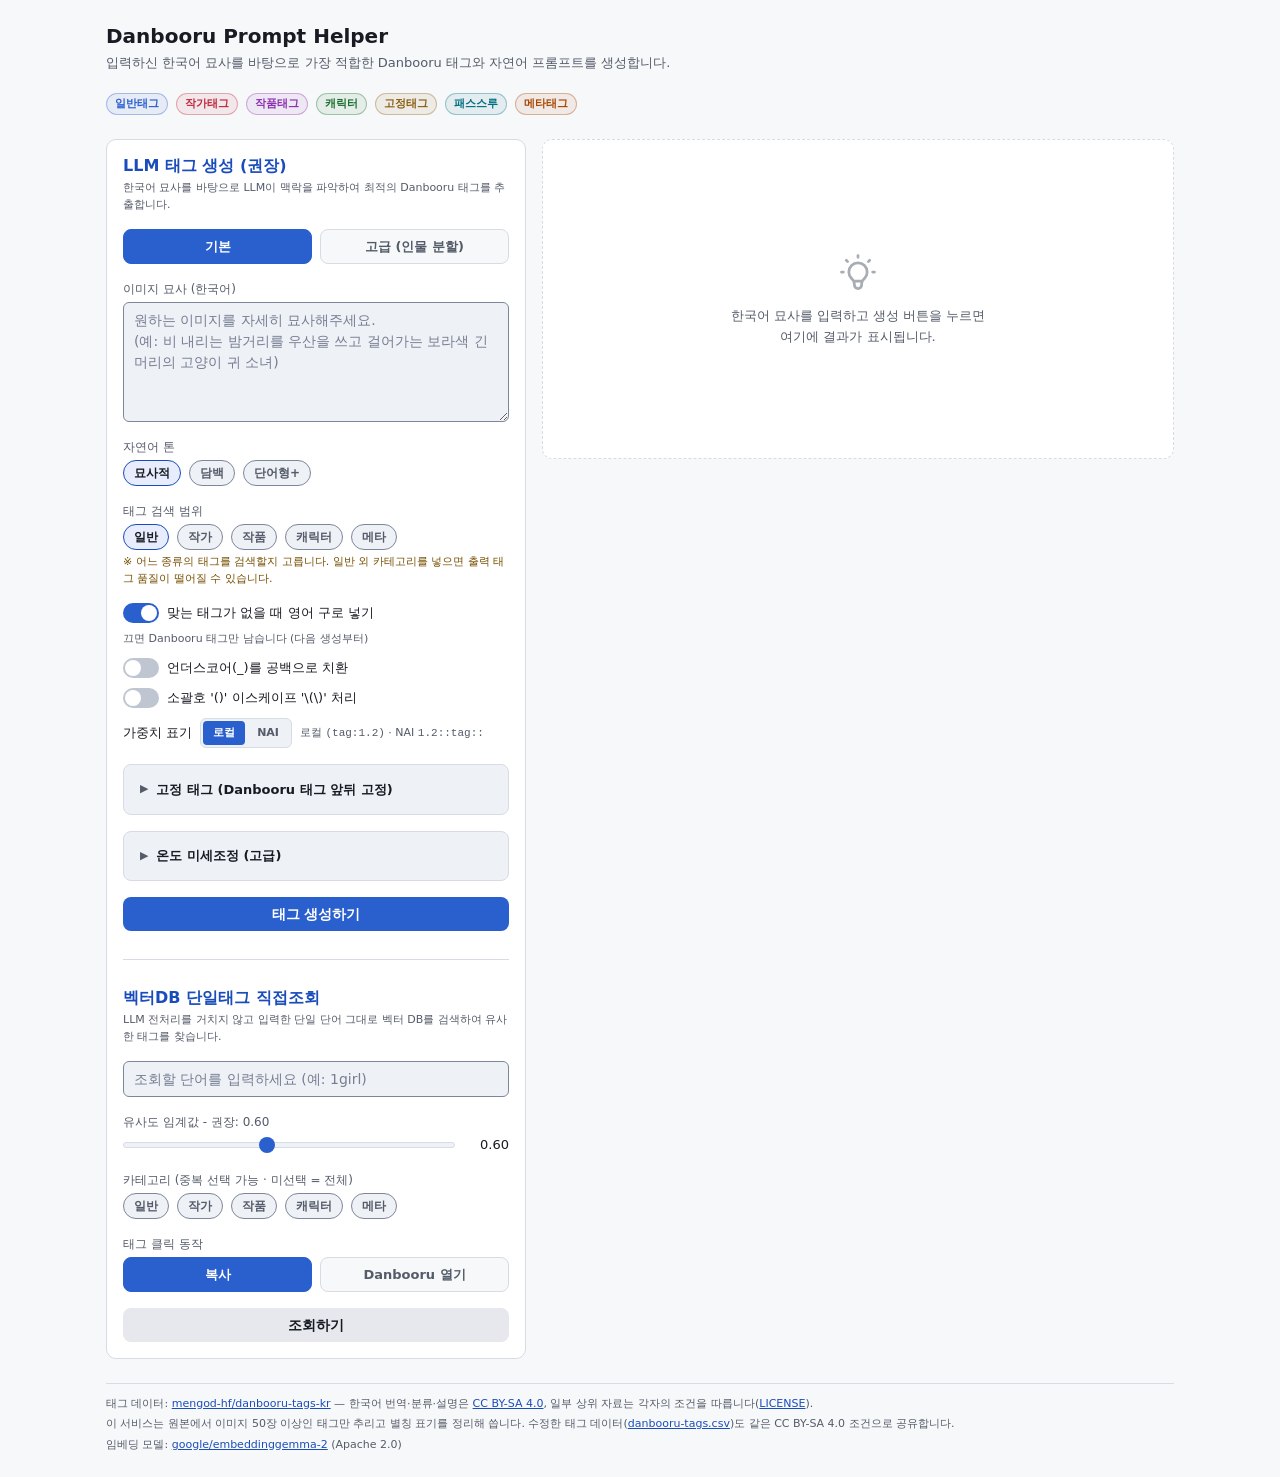
<file: index.html>
<!DOCTYPE html>
<html lang="ko">
  <head>
    <meta charset="UTF-8" />
    <meta name="viewport" content="width=device-width, initial-scale=1.0" />
    <title>Danbooru Prompt Helper</title>
    <!-- tokens.css(bundle.mjs 생성)·base.css(복사)는 design-tokens 저장소 파일 그대로 — 직접 고치지 않는다.
         이 앱의 결정은 app-tokens.css(앱 3층)에, 화면 스타일은 layout·controls·results·report.css 에 있다. -->
    <link rel="stylesheet" href="/web/css/tokens.css" />
    <link rel="stylesheet" href="/web/css/base.css" />
    <link rel="stylesheet" href="/web/css/app-tokens.css" />
    <link rel="stylesheet" href="/web/css/layout.css" />
    <link rel="stylesheet" href="/web/css/controls.css" />
    <link rel="stylesheet" href="/web/css/results.css" />
    <link rel="stylesheet" href="/web/css/report.css" />
    <script type="module" src="/web/js/main.js"></script>
  </head>
  <body>
    <div class="wrap">
      <header class="header">
        <h1>Danbooru Prompt Helper</h1>
        <p class="subtitle">
          입력하신 한국어 묘사를 바탕으로 가장 적합한 Danbooru 태그와 자연어 프롬프트를 생성합니다.
        </p>
        <div class="legend">
          <span class="tag tag-cat-0">일반태그</span>
          <span class="tag tag-cat-1">작가태그</span>
          <span class="tag tag-cat-3">작품태그</span>
          <span class="tag tag-cat-4">캐릭터</span>
          <span class="tag fixed-badge">고정태그</span>
          <span class="tag passthrough-badge">패스스루</span>
          <span class="tag tag-cat-5">메타태그</span>
        </div>
      </header>

      <div class="main-grid">
        <!-- 왼쪽 패널: 입력부 -->
        <div class="panel input-panel">
          <div class="section-head">
            <h2 class="section-title">LLM 태그 생성 (권장)</h2>
            <p class="help">한국어 묘사를 바탕으로 LLM이 맥락을 파악하여 최적의 Danbooru 태그를 추출합니다.</p>
          </div>

          <!-- 1. 모드 토글: 기본 / 고급(인물 분할) -->
          <div id="mode_toggle" class="toggle-row">
            <button type="button" id="mode_basic_btn" class="mode-btn active">기본</button>
            <button type="button" id="mode_split_btn" class="mode-btn">고급 (인물 분할)</button>
          </div>

          <!-- 2. 입력칸 (최상단) -->
          <div id="basic_input" class="field">
            <label for="prompt">이미지 묘사 (한국어)</label>
            <textarea
              id="prompt"
              placeholder="원하는 이미지를 자세히 묘사해주세요.&#10;(예: 비 내리는 밤거리를 우산을 쓰고 걸어가는 보라색 긴 머리의 고양이 귀 소녀)"
            ></textarea>
          </div>

          <div id="split_input" class="stack" hidden>
            <p class="help-lead">
              인물마다 칸을 나눠 입력합니다.<br />
              다인물 장면에서 인물이 섞이는 걸 막고, 캐릭터 이름을 살린 자연어 프롬프트를 만듭니다.<br />
              <span class="text-soft">작품명·캐릭터명은 비워도 됩니다 (묘사만 입력 가능).</span>
            </p>
            <div id="char_blocks" class="stack"></div>
            <button type="button" class="add-char-btn" id="add_char_btn">+ 인물 추가</button>
            <div class="char-block char-block-bg field">
              <label class="cb-label" for="bg_desc">배경 / 공통 요소 (한국어)</label>
              <textarea id="bg_desc" class="cb-textarea" rows="2"
                placeholder="예: 비 내리는 밤거리, 네온사인, 벚꽃잎 흩날림"></textarea>
            </div>
          </div>

          <!-- 3. 자연어 톤 (전면 노출) -->
          <div class="field">
            <span class="field-label">자연어 톤</span>
            <div class="chip-group" id="nl_tone_group">
              <button type="button" class="tone-btn active" data-tone="rich" data-temp="0.4">묘사적</button>
              <button type="button" class="tone-btn" data-tone="plain" data-temp="0.35">담백</button>
              <button type="button" class="tone-btn" data-tone="phrase" data-temp="0.25">단어형+</button>
            </div>
          </div>

          <!-- 4. 태그 검색 범위 (기본 모드 전용 — 고급 모드는 4-step 본선/cat3·4 검색 사용) -->
          <div id="search_range_section" class="field">
            <span class="field-label">태그 검색 범위</span>
            <div id="search_pool_categories" class="chip-group">
              <button type="button" class="cat-toggle active" data-pool="0">일반</button>
              <button type="button" class="cat-toggle" data-pool="1">작가</button>
              <button type="button" class="cat-toggle" data-pool="3">작품</button>
              <button type="button" class="cat-toggle" data-pool="4">캐릭터</button>
              <button type="button" class="cat-toggle" data-pool="5">메타</button>
            </div>
            <p class="help text-warning">
              ※ 어느 종류의 태그를 검색할지 고릅니다. 일반 외 카테고리를 넣으면 출력 태그 품질이 떨어질 수 있습니다.
            </p>
          </div>

          <!-- 5. 출력 형식 옵션 -->
          <div class="option-list">
            <div class="checkbox-container">
              <input type="checkbox" class="switch" id="include_phrases" checked />
              <label for="include_phrases">맞는 태그가 없을 때 영어 구로 넣기</label>
              <span class="help">끄면 Danbooru 태그만 남습니다 (다음 생성부터)</span>
            </div>
            <div class="checkbox-container">
              <input type="checkbox" class="switch" id="replace_underscores" />
              <label for="replace_underscores">언더스코어(_)를 공백으로 치환</label>
            </div>
            <div class="checkbox-container">
              <input type="checkbox" class="switch" id="escape_parentheses" />
              <label for="escape_parentheses">소괄호 '()' 이스케이프 '\(\)' 처리</label>
            </div>
            <div class="checkbox-container">
              <span class="option-label">가중치 표기</span>
              <span class="seg" id="weight_syntax_group">
                <button type="button" class="seg-btn active" data-syntax="local">로컬</button>
                <button type="button" class="seg-btn" data-syntax="nai">NAI</button>
              </span>
              <span class="help">로컬 <code>(tag:1.2)</code> · NAI <code>1.2::tag::</code></span>
            </div>
          </div>

          <!-- 6. 접이식 설정: 고정 태그 + 온도 미세조정 (입력 아래) -->
          <details class="advanced-settings">
            <summary>고정 태그 (Danbooru 태그 앞뒤 고정)</summary>
            <div class="settings-content">
              <p class="help-lead">
                LLM·DB를 거치지 않고 결과 태그 앞(퀄리티)·뒤(작가)에 그대로 붙습니다.<br />
                쉼표로 구분해 여러 개 입력할 수 있습니다.<br />
                <span class="text-warning">※ 고정 태그는 언더스코어 치환·괄호 이스케이프가 적용되지 않고 입력 그대로 출력됩니다.</span>
              </p>
              <div class="fixed-group">
                <div class="fixed-head">
                  <span class="ft-title">퀄리티 태그</span>
                  <span class="ft-ctl-label">위치</span>
                  <span class="seg" id="quality_pos_group">
                    <button type="button" class="seg-btn active" data-pos="front">맨앞</button>
                    <button type="button" class="seg-btn" data-pos="back">맨뒤</button>
                  </span>
                </div>
                <input type="text" id="fixed_quality" class="cb-input"
                  placeholder="예: masterpiece, best quality, amazing quality" />
                <div class="tag-list" id="quality_badges"></div>
              </div>
              <div class="fixed-group">
                <div class="fixed-head">
                  <span class="ft-title">작가 태그</span>
                  <span class="ft-ctl-label">위치</span>
                  <span class="seg" id="artist_pos_group">
                    <button type="button" class="seg-btn" data-pos="front">맨앞</button>
                    <button type="button" class="seg-btn active" data-pos="back">맨뒤</button>
                  </span>
                  <span class="ft-ctl-label">접두사</span>
                  <span class="seg" id="artist_prefix_group">
                    <button type="button" class="seg-btn active" data-prefix="">없음</button>
                    <button type="button" class="seg-btn" data-prefix="@">@</button>
                    <button type="button" class="seg-btn" data-prefix="artist:">artist:</button>
                  </span>
                </div>
                <div id="artist_rows" class="stack-sm"></div>
                <button type="button" class="add-char-btn" id="add_artist_btn">+ 작가 추가</button>
              </div>
              <div class="fixed-head">
                <span class="ft-ctl-label">두 태그가 같은 위치일 때 순서</span>
                <span class="seg" id="fixed_priority_group">
                  <button type="button" class="seg-btn active" data-priority="quality">퀄리티 먼저</button>
                  <button type="button" class="seg-btn" data-priority="artist">작가 먼저</button>
                </span>
              </div>
            </div>
          </details>

          <details class="advanced-settings">
            <summary>온도 미세조정 (고급)</summary>
            <div class="settings-content">
              <div class="section-head">
                <h3 class="sub-title">자연어 생성기 온도 (Temperature)</h3>
                <p class="help">
                  낮을수록 기계적으로 변수 없이 주어진 일을 하고, 높을수록 창의성이 늘어납니다.<br/>
                  (너무 높으면 미친 소리를 하기 시작합니다.) 태그 분해·선택 단계는 항상 0으로 고정됩니다.
                </p>
              </div>

              <div class="field">
                <label for="nl_temp">온도 (톤별 권장: 묘사적 0.4 · 담백 0.35 · 단어형+ 0.25)</label>
                <div class="slider-group">
                  <input type="range" id="nl_temp" min="0.0" max="1.5" step="0.1" value="0.4" />
                  <span class="val-display" id="nl_temp_val">0.4</span>
                </div>
                <p class="help">
                  자연어 프롬프트를 얼마나 창의적이고 다채롭게 묘사할지 결정합니다.<br/>
                  낮추면 딱딱해지고 높이면 풍부해지지만, 과하면 묘사가 엇나갈 수 있습니다.<br/>
                  <span class="text-soft">위에서 톤을 고르면 이 값이 권장값으로 맞춰집니다.</span>
                </p>
              </div>
            </div>
          </details>

          <button type="button" class="btn-generate" id="generate_btn">
            <span>태그 생성하기</span>
            <div class="spinner" id="spinner" hidden></div>
          </button>

          <div class="error-msg" id="error_msg" hidden></div>

          <hr class="divider divider-section" />

          <!-- 벡터DB 단일태그 직접조회 -->
          <section class="direct-section">
            <div class="section-head">
              <h2 class="section-title">벡터DB 단일태그 직접조회</h2>
              <p class="help">LLM 전처리를 거치지 않고 입력한 단일 단어 그대로 벡터 DB를 검색하여 유사한 태그를 찾습니다.</p>
            </div>
            <input type="text" id="direct_query" placeholder="조회할 단어를 입력하세요 (예: 1girl)" />

            <div class="field">
              <label for="direct_threshold">유사도 임계값 - 권장: 0.60</label>
              <div class="slider-group">
                <input type="range" id="direct_threshold" min="0.3" max="1.0" step="0.01" value="0.60" />
                <span class="val-display" id="direct_threshold_val">0.60</span>
              </div>
            </div>

            <div class="field">
              <span class="cb-label">카테고리 (중복 선택 가능 · 미선택 = 전체)</span>
              <div id="direct_categories" class="chip-group">
                <button type="button" class="cat-toggle" data-cat="0">일반</button>
                <button type="button" class="cat-toggle" data-cat="1">작가</button>
                <button type="button" class="cat-toggle" data-cat="3">작품</button>
                <button type="button" class="cat-toggle" data-cat="4">캐릭터</button>
                <button type="button" class="cat-toggle" data-cat="5">메타</button>
              </div>
            </div>

            <div class="field">
              <span class="cb-label">태그 클릭 동작</span>
              <div id="direct_click_mode" class="toggle-row">
                <button type="button" class="mode-btn active" data-clickmode="copy">복사</button>
                <button type="button" class="mode-btn" data-clickmode="danbooru">Danbooru 열기</button>
              </div>
            </div>

            <button type="button" class="btn-generate btn-secondary" id="direct_search_btn">
              <span>조회하기</span>
              <div class="spinner" id="direct_spinner" hidden></div>
            </button>

            <div class="error-msg" id="direct_error_msg" hidden></div>

            <div class="tag-list" id="res_direct_db" hidden></div>
          </section>
        </div>

        <!-- 오른쪽 패널: 결과부 -->
        <div id="result_panel">
          <div id="empty_state" class="empty-state">
            <svg
              xmlns="http://www.w3.org/2000/svg"
              fill="none"
              viewBox="0 0 24 24"
              stroke="currentColor"
            >
              <path
                stroke-linecap="round"
                stroke-linejoin="round"
                stroke-width="1.5"
                d="M9.663 17h4.673M12 3v1m6.364 1.636l-.707.707M21 12h-1M4 12H3m3.343-5.657l-.707-.707m2.828 9.9a5 5 0 117.072 0l-.548.547A3.374 3.374 0 0014 18.469V19a2 2 0 11-4 0v-.531c0-.895-.356-1.754-.988-2.386l-.548-.547z"
              />
            </svg>
            <p>
              한국어 묘사를 입력하고 생성 버튼을 누르면<br />여기에 결과가
              표시됩니다.
            </p>
            <p id="queue_msg" class="queue-msg" hidden></p>
          </div>

          <div class="results-container" id="results_container" hidden>
            <!-- Danbooru태그 박스 (핵심 결과, 최상단) -->
            <div class="result-box" id="final_prompt_box">
              <h3>Danbooru태그</h3>
              <button type="button" class="copy-btn" data-copy="res_final_prompt">복사하기</button>
              <div class="ac-wrap">
                <textarea
                  id="final_prompt_edit"
                  class="final-edit"
                  rows="3"
                  placeholder="Danbooru 태그 (쉼표로 구분). 직접 수정하면 아래 뱃지에 반영됩니다. (고정태그 제외)"
                  autocomplete="off"
                ></textarea>
                <div id="ac_dropdown" class="ac-dropdown"></div>
              </div>
              <div class="tag-list final-tags" id="res_final_prompt"></div>
            </div>

            <!-- 인물 그리드 (분할 모드 전용) -->
            <div class="result-box" id="char_grid_box" hidden>
              <h3>인물 구성</h3>
              <div id="res_char_grid" class="char-grid"></div>
            </div>

            <!-- 자연어 프롬프트 박스 (보조용) -->
            <div class="result-box" id="nl_prompt_box">
              <h3>자연어 프롬프트 (보조용)</h3>
              <button type="button" class="copy-btn" data-copy="res_nl_prompt">복사하기</button>
              <div class="final-prompt" id="res_nl_prompt"></div>
              <div id="unmatched_note" hidden></div>
              <button type="button" class="btn-generate btn-secondary btn-compact" id="copy_all_btn">
                모두 복사하기 (단보루 태그 + 자연어)
              </button>
            </div>

            <!-- 키워드 박스 -->
            <div class="result-box" id="keywords_box">
              <h3>추출된 핵심 키워드</h3>
              <div class="keyword-group">
                <div class="keyword-label">한국어</div>
                <div class="tag-list" id="res_keywords_ko"></div>
              </div>
              <hr class="divider" />
              <div class="keyword-group">
                <div class="keyword-label">영어 (번역)</div>
                <div class="tag-list" id="res_keywords_en"></div>
              </div>
            </div>
          </div>

          <!-- 방금 끝난 생성 1건의 리포트 열기 (생성이 끝나야 보인다. 새로고침·재생성 시 사라짐) -->
          <div class="report-bar" id="report_bar" hidden>
            <button type="button" class="btn-generate btn-secondary btn-compact" id="report_open_btn">
              생성 리포트 보기
            </button>
            <p class="help">입력이 어떤 조각으로 나뉘고 어떤 후보에서 태그가 골라졌는지 보여줍니다. 새로고침하거나 다시 생성하면 사라집니다.</p>
          </div>
        </div>
      </div>

      <!-- 데이터 출처·라이선스 표시 (태그 데이터는 CC BY-SA 4.0: 출처·변경 표시와 동일 조건 공유가 필요) -->
      <footer class="site-footer">
        <p>
          태그 데이터:
          <a href="https://huggingface.co/datasets/mengod-hf/danbooru-tags-kr" target="_blank" rel="noopener">mengod-hf/danbooru-tags-kr</a>
          — 한국어 번역·분류·설명은
          <a href="https://creativecommons.org/licenses/by-sa/4.0/deed.ko" target="_blank" rel="noopener">CC BY-SA 4.0</a>,
          일부 상위 자료는 각자의 조건을 따릅니다(<a href="https://huggingface.co/datasets/mengod-hf/danbooru-tags-kr/blob/main/LICENSE" target="_blank" rel="noopener">LICENSE</a>).
        </p>
        <p>
          이 서비스는 원본에서 이미지 50장 이상인 태그만 추리고 별칭 표기를 정리해 씁니다. 수정한 태그 데이터(<a href="/danbooru-tags.csv">danbooru-tags.csv</a>)도 같은 CC BY-SA 4.0 조건으로 공유합니다.
        </p>
        <p>
          임베딩 모델:
          <a href="https://huggingface.co/google/embeddinggemma-2" target="_blank" rel="noopener">google/embeddinggemma-2</a> (Apache 2.0)
        </p>
      </footer>
    </div>

    <!-- 생성 리포트 모달 (web/js/report.js 가 내용을 채운다) -->
    <div id="report_modal" class="report-overlay" hidden>
      <div class="report-dialog" role="dialog" aria-modal="true" aria-labelledby="report_title">
        <div class="report-head">
          <h2 class="report-title" id="report_title">생성 리포트</h2>
          <div class="report-meta" id="report_meta"></div>
          <button type="button" class="report-close" id="report_close_btn" aria-label="닫기">×</button>
        </div>
        <div class="report-body" id="report_body"></div>
      </div>
    </div>

    <!-- 동일 IP 중복요청 거절 모달 -->
    <div id="dup_modal" class="dup-modal-overlay" hidden>
      <div class="dup-modal-box" role="alertdialog" aria-labelledby="dup_modal_title">
        <div class="dup-modal-icon">🚫</div>
        <h3 class="dup-modal-title" id="dup_modal_title">요청이 거절되었습니다</h3>
        <p id="dup_modal_msg" class="dup-modal-msg">동일 IP로 처리 중인 작업이 있습니다.</p>
        <p class="dup-modal-sub">이전 작업이 끝난 뒤 다시 시도해주세요.</p>
        <button type="button" class="dup-modal-btn">확인</button>
      </div>
    </div>
  </body>
</html>
</file>
<file: web/css/tokens.css>
/* 생성 파일 — 직접 고치지 말 것.
   원본: design-tokens (tokens/1-primitives.css · 2-semantic.css · 3-components.css)
   다시 만들기: node <design-tokens>/scripts/bundle.mjs <이 파일 경로> */

/* ==========================================================================
   1층 · Primitives — 원시값
   --------------------------------------------------------------------------
   이 시스템에서 "날 값"(hex, rem, ms…)이 적히는 유일한 파일이다.
   2층(semantic)·3층(component)·ui.css는 여기 있는 이름만 참조한다.
   앱 코드에서 이 층을 직접 쓰지 않는다 → 반드시 2층 역할 토큰을 쓴다.

   색 이름 규칙: --{hue}-{L}
     L = OKLCH 명도(%) 반올림. 이름 자체가 밝기다.
     · 두 색의 L 차이 ≈ 대비. 본문 텍스트(4.5:1)는 배경과 L이 ~45 이상 벌어져야 안전.
     · 새 단계가 필요하면 그 명도 숫자로 끼워 넣는다(기존 이름을 바꿀 필요 없음).
   출처: anima-webgpu 사이트(app.css) 실측값 + 별도 라이트 팔레트.
   ========================================================================== */

:root {
  /* ---------- 중성(gray) · 약간 푸른 쿨그레이, hue≈265 ---------- */
  --gray-100: #ffffff;
  --gray-98: #f7f8fa;
  --gray-96: #eef1f6;
  --gray-93: #e6e8ee;
  --gray-89: #d7dbe3;
  --gray-82: #bfc5d1;
  --gray-66: #8b91a0;
  --gray-62: #7e869a; /* 라이트 컨트롤 테두리: 페이지·패널·움푹한 영역 위 3:1 이상 */
  --gray-59: #767e92;
  --gray-52: #61697c; /* 다크 컨트롤 테두리: 페이지·패널·움푹한 영역 위 3:1 이상 */
  --gray-47: #545b69;
  --gray-38: #3a4154;
  --gray-30: #2a2e38;
  --gray-22: #181b22;
  --gray-19: #11141a;
  --gray-18: #0f1115;
  --gray-16: #0b0e14;
  --gray-0: #000000;

  /* ---------- 파랑(blue) · 강조 ---------- */
  --blue-95: #e7edfc;
  --blue-72: #7aa2f7;
  --blue-52: #2a5fce; /* 라이트 채움·라벨 */
  --blue-46: #1a4dbb; /* 라이트 글자: 옅은 배경(subtle·subtle-hover) 위에서도 4.5:1 */
  --blue-25: #1a2030;

  /* ---------- 초록(green) · 성공 ---------- */
  --green-80: #9ece6a;
  --green-48: #1b7030; /* 라이트 채움·라벨 */
  --green-44: #066424; /* 라이트 글자 */

  /* ---------- 호박(amber) · 경고 ---------- */
  --amber-78: #e0af68;
  --amber-52: #8a5f10; /* 라이트 채움. 원 팔레트의 #9a6a12는 #f7f8fa 위 4.45:1로 미달이라 어둡게 한 값 */
  --amber-46: #764f01; /* 라이트 글자 */

  /* ---------- 빨강(red) · 오류/파괴 ---------- */
  --red-72: #f7768e;
  --red-53: #c0283c; /* 채움(두 테마)·라이트 라벨 */
  --red-45: #a20128; /* 라이트 글자 */

  /* ---------- 보라(purple) · 라벨 ---------- */
  --purple-72: #bb8aef; /* oklch(72% 0.15 305), 다크 배경 위 텍스트 */
  --purple-50: #8c2faf; /* oklch(50% 0.2 315), 라이트 배경 위 텍스트 */

  /* ---------- 주황(orange) · 라벨 ---------- */
  --orange-75: #f2943c; /* oklch(75% 0.15 60) */
  --orange-52: #a94700; /* oklch(52% 0.15 50)을 sRGB 안으로 자른 값. L55는 선택 배경 위 4.38:1로 미달이라 낮춤 */

  /* ---------- 투명도 단계 (color-mix 퍼센트로 사용) ---------- */
  --alpha-faint: 8%;
  --alpha-subtle: 14%;
  --alpha-soft: 22%;
  --alpha-medium: 35%;
  --alpha-half: 50%;
  --alpha-scrim: 60%;
  --alpha-strong: 85%;
  --alpha-opaque: 92%;

  /* ---------- 서체 ---------- */
  --font-family-sans: "Segoe UI", "Malgun Gothic", "Apple SD Gothic Neo", "Noto Sans KR", system-ui, sans-serif;
  --font-family-mono: Consolas, ui-monospace, "SFMono-Regular", Menlo, monospace;

  /* 크기: 촘촘한 도구형 UI라 작은 쪽이 촘촘하다(실측 빈도 12 > 11 > 13 > 14 > 10). */
  --font-size-2xs: 0.625rem;   /* 10 */
  --font-size-xs: 0.6875rem;   /* 11 */
  --font-size-sm: 0.75rem;     /* 12 */
  --font-size-md: 0.8125rem;   /* 13 */
  --font-size-base: 0.875rem;  /* 14 — 본문 */
  --font-size-lg: 1rem;        /* 16 */
  --font-size-xl: 1.125rem;    /* 18 */
  --font-size-2xl: 1.25rem;    /* 20 */
  --font-size-3xl: 1.625rem;   /* 26 */
  --font-size-4xl: 2.5rem;     /* 40 */

  --font-weight-regular: 400;
  --font-weight-semibold: 600;
  --font-weight-bold: 700;

  --line-height-none: 1;
  --line-height-tight: 1.25;
  --line-height-snug: 1.35;
  --line-height-normal: 1.5;
  --line-height-relaxed: 1.6;

  --letter-spacing-normal: 0;
  --letter-spacing-caps: 0.06em;

  /* ---------- 상태 변화량 · hover/press 때 기준색을 전경색 쪽으로 섞는 비율 ---------- */
  --mix-hover: 10%;
  --mix-press: 18%;

  /* ---------- 간격 단위 ---------- */
  --space-unit: 0.25rem; /* 4px @16px 루트 — 아래 간격 블록 참고 */

  /* (간격 배수는 아래 별도 블록: 밀도 전환 때 재계산돼야 해서 분리) */

  /* ---------- 라운드 · 단위 × 배수 ----------
     --radius-unit만 바꾸면 전체가 둥글게/각지게 바뀐다(0이면 완전 직각). */
  --radius-unit: 0.125rem; /* 2px */
  --radius-none: 0;
  --radius-xs: calc(var(--radius-unit) * 1);  /* 2 */
  --radius-sm: calc(var(--radius-unit) * 2);  /* 4 */
  --radius-md: calc(var(--radius-unit) * 3);  /* 6 */
  --radius-lg: calc(var(--radius-unit) * 4);  /* 8 */
  --radius-xl: calc(var(--radius-unit) * 5);  /* 10 */
  --radius-2xl: calc(var(--radius-unit) * 7); /* 14 */
  --radius-pill: 999px;
  --radius-full: 50%;

  /* ---------- 선 굵기 (px 유지: 확대해도 헤어라인이어야 함) ---------- */
  --border-width-thin: 1px;
  --border-width-icon: 1.5px; /* CSS로 그리는 아이콘 선(셀렉트 v, 비율 아이콘) */
  --border-width-thick: 2px;
  --border-width-ring: 3px;

  /* ---------- 그림자 기하 (색은 2층에서 테마별로) ---------- */
  --shadow-geometry-sm: 0 4px 12px;
  --shadow-geometry-md: 0 8px 24px;
  --shadow-geometry-lg: 0 8px 40px;

  /* ---------- 모션 ---------- */
  --duration-instant: 0ms;
  --duration-fast: 120ms;
  --duration-base: 150ms;
  --duration-slow: 250ms;
  --ease-standard: ease;
  --ease-out: cubic-bezier(0.2, 0, 0, 1);

  /* ---------- 크기 ---------- */
  --size-container-sm: 40rem;      /* 640 */
  --size-container-md: 68.75rem;   /* 1100 */
  --size-sidebar: 26.25rem;        /* 420 */
  --size-dialog: 27.5rem;          /* 440 */

  /* ---------- 레이어(z-index) ---------- */
  --z-base: 0;
  --z-raised: 1;
  --z-dropdown: 100;
  --z-sticky: 200;
  --z-overlay: 1000;
  --z-modal: 1100;
  --z-toast: 1200;
}

/* ---------- 간격 · 단위 × 배수 ----------
   모든 간격은 --space-unit의 배수. 단위 하나만 바꾸면 전체 밀도가 바뀐다.
   이름의 숫자 = 배수(px 아님). _5는 반 단계(0_5 = 0.5배).
   [data-density]를 선택자에 넣은 이유: 커스텀 속성은 선언된 요소에서 계산된 뒤
   상속되므로, 하위 요소에서 --space-unit만 바꾸면 배수 값이 다시 계산되지 않는다. */
[data-density="compact"] { --space-unit: 0.1875rem; }   /* 3px */
[data-density="comfortable"] { --space-unit: 0.3125rem; } /* 5px */

:root,
[data-density] {
  --space-0: 0;
  --space-px: 1px;
  --space-0_5: calc(var(--space-unit) * 0.5); /* 2 */
  --space-1: calc(var(--space-unit) * 1);     /* 4 */
  --space-1_5: calc(var(--space-unit) * 1.5); /* 6 */
  --space-2: calc(var(--space-unit) * 2);     /* 8 */
  --space-2_5: calc(var(--space-unit) * 2.5); /* 10 */
  --space-3: calc(var(--space-unit) * 3);     /* 12 */
  --space-3_5: calc(var(--space-unit) * 3.5); /* 14 */
  --space-4: calc(var(--space-unit) * 4);     /* 16 */
  --space-5: calc(var(--space-unit) * 5);     /* 20 */
  --space-6: calc(var(--space-unit) * 6);     /* 24 */
  --space-7: calc(var(--space-unit) * 7);     /* 28 */
  --space-8: calc(var(--space-unit) * 8);     /* 32 */
  --space-10: calc(var(--space-unit) * 10);   /* 40 */
  --space-12: calc(var(--space-unit) * 12);   /* 48 */
  --space-16: calc(var(--space-unit) * 16);   /* 64 */
}

/* 모션 최소화 선호: 시간 토큰만 0으로 → 토큰을 쓰는 모든 전환이 자동으로 꺼진다. */
@media (prefers-reduced-motion: reduce) {
  :root {
    --duration-fast: 0ms;
    --duration-base: 0ms;
    --duration-slow: 0ms;
  }
}

/* ==========================================================================
   2층 · Semantic — 역할(의미) 토큰
   --------------------------------------------------------------------------
   앱 코드가 쓰는 층. "무슨 색"이 아니라 "어디에 쓰는 색"으로 이름 짓는다.
   여기엔 날 값이 없다 — 1층 이름만 참조한다.

   테마: light-dark(라이트값, 다크값)로 한 줄에 두 테마를 함께 정의한다.
     · 블록 중복 없음 → 라이트/다크 값이 어긋날 일이 없다.
     · 어느 요소에든 data-theme을 붙이면 그 하위 트리만 테마가 바뀐다.
   기본은 다크, OS가 라이트면 라이트, data-theme이 있으면 그것이 우선.

   파생 규칙(새 값을 만들지 않고 기존 색에서 계산):
     · 옅은 배경(subtle)  = 기준색 + 투명도   color-mix(… --alpha-*, transparent)
     · hover/press        = 기준색을 전경색 쪽으로 --mix-hover/press 만큼 섞기
       (다크에선 밝아지고 라이트에선 어두워진다 — 테마별 규칙을 따로 둘 필요 없음)
   ========================================================================== */

:root {
  color-scheme: dark;
}
@media (prefers-color-scheme: light) {
  :root:not([data-theme="dark"]) {
    color-scheme: light;
  }
}
[data-theme="light"] {
  color-scheme: light;
}
[data-theme="dark"] {
  color-scheme: dark;
}

:root {
  /* ---------------- 배경 (낮음 → 높음) ---------------- */
  --color-bg: light-dark(var(--gray-98), var(--gray-18));          /* 페이지 */
  --color-bg-sunken: light-dark(var(--gray-96), var(--gray-19));   /* 입력창·로그·캔버스 같은 움푹한 영역 */
  --color-bg-surface: light-dark(var(--gray-100), var(--gray-22)); /* 패널·카드·다이얼로그 */
  --color-bg-muted: light-dark(var(--gray-93), var(--gray-30));    /* 보조 버튼·중립 칩 */
  --color-bg-muted-hover: color-mix(in oklab, var(--color-bg-muted), var(--color-fg) var(--mix-hover));
  --color-bg-muted-press: color-mix(in oklab, var(--color-bg-muted), var(--color-fg) var(--mix-press));
  --color-bg-selected: light-dark(var(--blue-95), var(--blue-25)); /* 선택된 항목·활성 칩 */
  --color-bg-disabled: light-dark(var(--gray-89), var(--gray-38));

  /* ---------------- 테두리 ---------------- */
  --color-border: light-dark(var(--gray-89), var(--gray-30));
  --color-border-strong: light-dark(var(--gray-82), var(--gray-38));
  --color-border-subtle: color-mix(in srgb, var(--color-border) var(--alpha-half), transparent);
  /* 컨트롤 경계(입력창·칩·테두리 버튼): 그 선이 있어야 컨트롤인 줄 아는 곳. 인접 배경과 3:1 이상(WCAG 1.4.11).
     패널·구분선 같은 장식선은 --color-border를 쓴다(대비 기준 없음). */
  --color-border-control: light-dark(var(--gray-62), var(--gray-52));

  /* ---------------- 전경(텍스트·아이콘) ---------------- */
  --color-fg: light-dark(var(--gray-22), var(--gray-93));          /* 본문 */
  --color-fg-muted: light-dark(var(--gray-47), var(--gray-66));    /* 보조 설명·라벨 (4.5:1 이상) */
  --color-fg-subtle: var(--gray-59);                               /* 플레이스홀더·비활성 전용 (본문 금지) */
  --color-fg-disabled: var(--color-fg-subtle);

  /* ---------------- 의도(intent) 색 ----------------
     모든 의도는 같은 모양을 가진다:
       --color-{X}               텍스트·아이콘·테두리. 페이지·패널·움푹한 영역 위, 그리고 그 위에 깐
                                 자기 subtle·subtle-hover 배경 위 어디서나 4.5:1 이상
       --color-{X}-solid         채움 배경. 글자색과 단계가 다를 수 있다: 채움은 on-색과 4.5:1이면 되고,
                                 글자는 옅은 배경 위에서도 읽혀야 해서 라이트에서 더 어둡다
       --color-{X}-solid-hover
       --color-{X}-solid-press
       --color-on-{X}            solid 위에 올리는 텍스트
       --color-{X}-subtle        옅은 배경(배지·하이라이트)
       --color-{X}-subtle-hover
       --color-{X}-border        옅은 테두리
     hover/press는 on-색에서 멀어지는 쪽으로 섞는다. 그래야 상태가 바뀌어도 글자 대비가 줄지 않는다.
     on-색이 테마를 따라 뒤집히는 accent·success·warning은 전경색 쪽, on-색이 늘 흰색인 danger는 검정 쪽이다. */

  /* accent — 주 동작·링크·포커스 */
  --color-accent: light-dark(var(--blue-46), var(--blue-72));
  --color-accent-solid: light-dark(var(--blue-52), var(--blue-72));
  --color-accent-solid-hover: color-mix(in oklab, var(--color-accent-solid), var(--color-fg) var(--mix-hover));
  --color-accent-solid-press: color-mix(in oklab, var(--color-accent-solid), var(--color-fg) var(--mix-press));
  --color-on-accent: light-dark(var(--gray-100), var(--gray-16));
  --color-accent-subtle: color-mix(in srgb, var(--color-accent) var(--alpha-subtle), transparent);
  --color-accent-subtle-hover: color-mix(in srgb, var(--color-accent) var(--alpha-soft), transparent);
  --color-accent-border: color-mix(in srgb, var(--color-accent) var(--alpha-medium), transparent);

  /* success */
  --color-success: light-dark(var(--green-44), var(--green-80));
  --color-success-solid: light-dark(var(--green-48), var(--green-80));
  --color-success-solid-hover: color-mix(in oklab, var(--color-success-solid), var(--color-fg) var(--mix-hover));
  --color-success-solid-press: color-mix(in oklab, var(--color-success-solid), var(--color-fg) var(--mix-press));
  --color-on-success: light-dark(var(--gray-100), var(--gray-16));
  --color-success-subtle: color-mix(in srgb, var(--color-success) var(--alpha-subtle), transparent);
  --color-success-subtle-hover: color-mix(in srgb, var(--color-success) var(--alpha-soft), transparent);
  --color-success-border: color-mix(in srgb, var(--color-success) var(--alpha-medium), transparent);

  /* warning — 특수 모드·주의 */
  --color-warning: light-dark(var(--amber-46), var(--amber-78));
  --color-warning-solid: light-dark(var(--amber-52), var(--amber-78));
  --color-warning-solid-hover: color-mix(in oklab, var(--color-warning-solid), var(--color-fg) var(--mix-hover));
  --color-warning-solid-press: color-mix(in oklab, var(--color-warning-solid), var(--color-fg) var(--mix-press));
  --color-on-warning: light-dark(var(--gray-100), var(--gray-16));
  --color-warning-subtle: color-mix(in srgb, var(--color-warning) var(--alpha-subtle), transparent);
  --color-warning-subtle-hover: color-mix(in srgb, var(--color-warning) var(--alpha-soft), transparent);
  --color-warning-border: color-mix(in srgb, var(--color-warning) var(--alpha-medium), transparent);

  /* danger — 오류 메시지 + 삭제 같은 파괴적 동작
     텍스트(밝은 분홍)와 채움(진한 빨강)이 다르다: 다크 배경 위 텍스트는 밝아야 읽히고,
     흰 글자를 올리는 채움은 어두워야 하기 때문. */
  --color-danger: light-dark(var(--red-45), var(--red-72));
  --color-danger-solid: var(--red-53);
  --color-danger-solid-hover: color-mix(in oklab, var(--color-danger-solid), var(--gray-0) var(--mix-hover));
  --color-danger-solid-press: color-mix(in oklab, var(--color-danger-solid), var(--gray-0) var(--mix-press));
  --color-on-danger: var(--gray-100);
  --color-danger-subtle: color-mix(in srgb, var(--color-danger) var(--alpha-subtle), transparent);
  --color-danger-subtle-hover: color-mix(in srgb, var(--color-danger) var(--alpha-soft), transparent);
  --color-danger-border: color-mix(in srgb, var(--color-danger) var(--alpha-medium), transparent);

  /* ---------------- 라벨 (분류용) ----------------
     태그 종류·카테고리처럼 "어느 무리인가"만 구분하는 색이다. 성공·오류 같은 뜻이 없다.
     텍스트 색이다(표면·움푹한 영역·선택 배경 위 4.5:1 이상). 옅은 배경이 필요하면 의도 색처럼 color-mix로 만든다.
     다섯 색의 명도를 비슷하게 맞춘 한 벌이다(라이트 48~53, 다크 72~80). 그래서 라이트의 파랑·빨강·초록은
     의도 색 글자(더 어두움)가 아니라 채움과 같은 단계를 쓴다. 어느 라벨이 무엇을 뜻하는지는 앱 3층이 정한다. */
  --color-label-blue: light-dark(var(--blue-52), var(--blue-72));
  --color-label-red: light-dark(var(--red-53), var(--red-72));
  --color-label-purple: light-dark(var(--purple-50), var(--purple-72));
  --color-label-green: light-dark(var(--green-48), var(--green-80));
  --color-label-orange: light-dark(var(--orange-52), var(--orange-75));

  /* ---------------- 포커스 ---------------- */
  --color-focus-ring: var(--color-accent);
  --color-focus-halo: var(--color-accent-border);

  /* ---------------- 오버레이 ---------------- */
  --color-scrim: light-dark(
    color-mix(in srgb, var(--gray-0) var(--alpha-medium), transparent),
    color-mix(in srgb, var(--gray-0) var(--alpha-scrim), transparent)
  );
  /* 미디어(이미지 뷰어) 위: 테마와 무관하게 항상 어두운 배경 + 흰 컨트롤 */
  --color-scrim-media: color-mix(in srgb, var(--gray-0) var(--alpha-opaque), transparent);
  --color-on-media: color-mix(in srgb, var(--gray-100) var(--alpha-strong), transparent);
  --color-on-media-control: color-mix(in srgb, var(--gray-100) var(--alpha-faint), transparent);
  --color-on-media-control-hover: color-mix(in srgb, var(--gray-100) var(--alpha-soft), transparent);

  /* ---------------- 그림자 ---------------- */
  --color-shadow: light-dark(
    color-mix(in srgb, var(--gray-0) var(--alpha-subtle), transparent),
    color-mix(in srgb, var(--gray-0) var(--alpha-half), transparent)
  );
  --shadow-sm: var(--shadow-geometry-sm) var(--color-shadow);
  --shadow-md: var(--shadow-geometry-md) var(--color-shadow);
  --shadow-lg: var(--shadow-geometry-lg) var(--color-shadow);

  /* ---------------- 타이포그래피 역할 ----------------
     font 단축 속성 묶음: 사용은 `font: var(--font-body);` 한 줄. */
  --font-display: var(--font-weight-bold) var(--font-size-4xl) / var(--line-height-tight) var(--font-family-sans);
  --font-title: var(--font-weight-semibold) var(--font-size-2xl) / var(--line-height-tight) var(--font-family-sans);
  --font-heading: var(--font-weight-semibold) var(--font-size-lg) / var(--line-height-tight) var(--font-family-sans);
  --font-overline: var(--font-weight-semibold) var(--font-size-md) / var(--line-height-normal) var(--font-family-sans);
  --font-body: var(--font-weight-regular) var(--font-size-base) / var(--line-height-normal) var(--font-family-sans);
  --font-body-sm: var(--font-weight-regular) var(--font-size-sm) / var(--line-height-normal) var(--font-family-sans);
  --font-subtitle: var(--font-weight-regular) var(--font-size-md) / var(--line-height-normal) var(--font-family-sans);
  --font-label: var(--font-weight-regular) var(--font-size-sm) / var(--line-height-normal) var(--font-family-sans);
  --font-caption: var(--font-weight-regular) var(--font-size-xs) / var(--line-height-normal) var(--font-family-sans);
  --font-control: var(--font-weight-semibold) var(--font-size-base) / var(--line-height-none) var(--font-family-sans);
  --font-control-sm: var(--font-weight-semibold) var(--font-size-sm) / var(--line-height-none) var(--font-family-sans);
  --font-code: var(--font-weight-regular) var(--font-size-sm) / var(--line-height-relaxed) var(--font-family-mono);
  --letter-spacing-overline: var(--letter-spacing-caps);

  /* ---------------- 모션 역할 ---------------- */
  --transition-fast: var(--duration-fast) var(--ease-standard);
  --transition-base: var(--duration-base) var(--ease-standard);
  --transition-slow: var(--duration-slow) var(--ease-out);

  /* ---------------- 포커스 링 ---------------- */
  --focus-ring-width: var(--border-width-thick);
  --focus-ring-offset: var(--border-width-thick);
  --focus-halo: 0 0 0 var(--border-width-ring) var(--color-focus-halo);
}

/* 간격이 들어간 역할 토큰은 밀도 전환([data-density]) 때 다시 계산되도록 따로 둔다. */
:root,
[data-density] {
  /* 형제 요소 사이 간격 (세로 stack, 가로 inline 공용) */
  --gap-2xs: var(--space-0_5);
  --gap-xs: var(--space-1);
  --gap-sm: var(--space-1_5);
  --gap-md: var(--space-2);
  --gap-lg: var(--space-3);
  --gap-xl: var(--space-4);
  --gap-2xl: var(--space-6);

  /* 컨테이너 안쪽 여백 */
  --inset-xs: var(--space-1);
  --inset-sm: var(--space-2);
  --inset-md: var(--space-3);
  --inset-lg: var(--space-4);
  --inset-xl: var(--space-6);

  /* 페이지 레이아웃 */
  --layout-max-width: var(--size-container-md);
  --layout-max-width-narrow: var(--size-container-sm);
  --layout-sidebar-width: var(--size-sidebar);
  --layout-page-padding-x: var(--space-4);
  --layout-page-padding-y: var(--space-6);
  --layout-gap: var(--space-4);
  --layout-sticky-top: var(--space-4);
}

/* ==========================================================================
   3층 · Component — 컴포넌트 토큰
   --------------------------------------------------------------------------
   컴포넌트의 "결정"을 이름으로 고정한다: 버튼 안쪽 여백은 몇 단계인가,
   패널 라운드는 어느 단계인가. 2층(역할)과 1층의 스케일 이름만 참조한다.

   왜 따로 두나: "버튼을 한 단계 더 둥글게"를 버튼 토큰 한 줄로 끝내기 위해서.
   CSS 클래스(ui.css)도, React/Vue 컴포넌트도 이 토큰만 보면 같은 모양이 된다.

   밀도 전환 때 간격이 다시 계산되도록 선택자에 [data-density]를 포함한다.

   바깥 여백 규칙: 컴포넌트(버튼·입력·칩…)는 margin을 갖지 않는다. 컴포넌트끼리의 간격은
   부모가 gap 또는 --field-gap / --label-gap / --action-gap으로 정한다. 컴포넌트에 margin이 있으면
   flex 행에 넣는 순간 혼자 아래로 처진다(anima LoRA 행의 × 버튼이 그랬다).
   ========================================================================== */

:root,
[data-density] {
  /* ---------------- 컨트롤 공통 ----------------
     한 줄짜리 컨트롤(버튼·입력창·셀렉트·아이콘 버튼)은 높이가 하나다. 나란히 놓아도 어긋나지 않는다.
     높이 = 글자 한 줄(행간 1) + 위아래 여백 + 테두리 = 14 + 2×10 + 2 = 36 (촘촘 31 · 여유 41).
     행간이 다른 컨트롤(입력창은 1.5)은 여백을 이 높이에서 거꾸로 계산한다. */
  --control-padding-y: var(--space-2_5);
  --control-height: calc(var(--font-size-base) + 2 * var(--control-padding-y) + 2 * var(--border-width-thin));
  --control-border: var(--color-border-control);

  /* ---------------- 버튼 ---------------- */
  --button-font: var(--font-control);
  --button-padding-y: var(--control-padding-y);
  --button-padding-x: var(--space-4);
  --button-gap: var(--gap-sm);
  --button-radius: var(--radius-lg);
  --button-border-width: var(--border-width-thin);

  --button-primary-bg: var(--color-accent-solid);
  --button-primary-bg-hover: var(--color-accent-solid-hover);
  --button-primary-bg-press: var(--color-accent-solid-press);
  --button-primary-fg: var(--color-on-accent);

  --button-secondary-bg: var(--color-bg-muted);
  --button-secondary-bg-hover: var(--color-bg-muted-hover);
  --button-secondary-bg-press: var(--color-bg-muted-press);
  --button-secondary-fg: var(--color-fg);

  --button-ghost-bg-hover: var(--color-bg-muted);
  --button-ghost-bg-press: var(--color-bg-muted-press);
  --button-ghost-fg: var(--color-fg);
  --button-ghost-border: var(--control-border);

  --button-danger-bg: var(--color-danger-solid);
  --button-danger-bg-hover: var(--color-danger-solid-hover);
  --button-danger-bg-press: var(--color-danger-solid-press);
  --button-danger-fg: var(--color-on-danger);

  --button-disabled-bg: var(--color-bg-disabled);
  --button-disabled-fg: var(--color-fg-disabled);

  --button-sm-font: var(--font-control-sm);
  --button-sm-padding-y: var(--space-1_5);
  --button-sm-padding-x: var(--space-3);

  /* 아이콘 버튼(톱니 등): 입력창과 같은 높이·표면 */
  --icon-button-padding-x: var(--space-2_5);
  --icon-button-font-size: var(--font-size-xl);
  --icon-button-bg: var(--color-bg-sunken);
  --icon-button-fg: var(--color-fg-muted);
  --icon-button-fg-hover: var(--color-fg);
  --icon-button-border: var(--control-border);
  --icon-button-border-hover: var(--color-accent);
  --icon-button-radius: var(--radius-md);

  /* 테마 전환 버튼(.theme-toggle)의 해/달 아이콘. 버튼 모양은 .btn 변형을 그대로 쓴다.
     아이콘은 글자 옆에 서므로 간격(밀도)이 아니라 글자 스케일을 따른다.
     bleed: 아이콘이 글자(.btn-sm, 행간 1)보다 큰 만큼 위아래 여백으로 넘쳐 들어가게 해서
     버튼 높이를 옆의 글자 .btn-sm과 같게 한다(16px 아이콘 → 30px가 아니라 26px). */
  --theme-toggle-icon-size: var(--font-size-lg);
  --theme-toggle-icon-bleed: calc((var(--theme-toggle-icon-size) - var(--font-size-sm)) / 2);

  /* ---------------- 입력창 (input/textarea/select) ---------------- */
  --input-font: var(--font-body);
  /* 높이를 --control-height에 맞춘다: (높이 − 글자 줄 높이 − 테두리) ÷ 2 = (36 − 21 − 2) ÷ 2 = 6.5 */
  --input-padding-y: calc((var(--control-height) - var(--font-size-base) * var(--line-height-normal) - 2 * var(--border-width-thin)) / 2);
  --input-padding-x: var(--space-2_5);
  --input-radius: var(--radius-md);
  --input-bg: var(--color-bg-sunken);
  --input-fg: var(--color-fg);
  --input-placeholder: var(--color-fg-subtle);
  --input-border: var(--control-border);
  --input-border-focus: var(--color-accent);
  --input-textarea-min-height: var(--space-16);

  /* 작은 입력: 라벨 줄 안에 들어가는 숫자 칸 등. 높이가 --field-label-height와 같다
     (글자 sm × 행간 normal + 위아래 여백 + 테두리 = 12×1.5 + 2×2 + 2 = 24, 촘촘 23 · 여유 25). */
  --input-sm-font-size: var(--font-size-sm);
  --input-sm-padding-y: var(--space-0_5);
  --input-sm-padding-x: var(--space-1_5);

  /* 셀렉트: 브라우저 기본 화살표는 여백 토큰을 무시하고 테두리에 붙으므로 직접 그린다.
     v의 오른쪽 여백 = 입력창 좌우 여백, 글자와 v 사이도 같은 여백. 색은 테마를 따른다. */
  --select-chevron-size: var(--space-2_5);       /* v 전체 너비 (높이는 절반) */
  --select-chevron-stroke: var(--border-width-icon);
  --select-chevron-color: var(--color-fg-muted);
  --select-padding-right: calc(var(--input-padding-x) * 2 + var(--select-chevron-size));

  /* 필드 리듬 — 라벨 줄은 안에 무엇이 있든(글자만, 체크박스, 배지, 작은 입력) 같은 높이다.
     그래서 라벨 글자와 그 아래 입력창 사이의 보이는 간격이 모든 필드에서 같다. */
  --label-font: var(--font-label);
  --label-fg: var(--color-fg-muted);
  /* 작은 입력(.input-sm)의 높이와 같은 식이다. 간격 배수(--space-6)로 두면 촘촘한 밀도에서 18로 줄어
     작은 입력(23)·배지(19.5)가 줄을 밀어내고, 줄마다 높이가 달라진다. */
  --field-label-height: calc(var(--font-size-sm) * var(--line-height-normal) + 2 * var(--input-sm-padding-y) + 2 * var(--border-width-thin)); /* 24 */
  --field-label-gap: var(--gap-md);      /* 라벨 줄 안 요소 사이 */
  --label-gap: var(--gap-xs);            /* 라벨 줄 ↔ 입력창 */
  --field-gap: var(--space-2_5);         /* 필드 ↔ 필드 (anima 실측 10) */
  --action-gap: var(--space-3_5);        /* 필드 묶음 ↔ 그 아래 동작 버튼 */

  /* ---------------- 패널 ---------------- */
  --panel-bg: var(--color-bg-surface);
  --panel-border: var(--color-border);
  --panel-radius: var(--radius-xl);
  --panel-padding: var(--inset-lg);
  --panel-title-font: var(--font-overline);
  --panel-title-fg: var(--color-fg-muted);
  --panel-title-gap: var(--gap-lg);

  /* ---------------- 칩 (토글형 선택지) ---------------- */
  --chip-font: var(--font-control-sm);
  --chip-padding-y: var(--space-1_5);
  --chip-padding-x: var(--space-2_5);
  --chip-gap: var(--gap-sm);
  --chip-radius: var(--radius-pill);
  --chip-bg: var(--color-bg-sunken);
  --chip-fg: var(--color-fg-muted);
  --chip-border: var(--control-border);
  --chip-fg-hover: var(--color-fg);
  --chip-border-hover: var(--color-accent);
  --chip-bg-selected: var(--color-bg-selected);
  --chip-fg-selected: var(--color-fg);
  --chip-border-selected: var(--color-accent);

  /* ---------------- 배지 (상태 표시, 비대화형) ---------------- */
  --badge-font: var(--font-weight-semibold) var(--font-size-xs) / var(--line-height-normal) var(--font-family-sans);
  --badge-padding-y: var(--space-0_5);
  --badge-padding-x: var(--space-2);
  --badge-radius: var(--radius-pill);
  --badge-bg: var(--color-bg-muted);
  --badge-fg: var(--color-fg); /* fg-muted는 bg-muted 위에서 다크 4.30:1로 미달이다 */

  /* ---------------- 진행 바 ---------------- */
  --progress-height: var(--space-1_5);
  --progress-radius: var(--radius-pill);
  --progress-track: var(--color-bg-sunken);
  --progress-fill: var(--color-accent);
  --progress-transition: width var(--transition-base);

  /* ---------------- 팝오버 (자동완성 드롭다운 등) ---------------- */
  --popover-bg: var(--color-bg-sunken);
  --popover-border: var(--color-border);
  --popover-radius: var(--radius-md);
  --popover-shadow: var(--shadow-md);
  --popover-offset: var(--space-0_5);
  --popover-item-padding-y: var(--space-2);
  --popover-item-padding-x: var(--space-2_5);
  --popover-item-divider: var(--color-border-subtle);
  --popover-item-bg-active: var(--color-bg-selected);

  /* ---------------- 다이얼로그 ---------------- */
  --dialog-width: var(--size-dialog);
  --dialog-padding: var(--inset-lg);
  --dialog-radius: var(--radius-xl);
  --dialog-bg: var(--color-bg-surface);
  --dialog-border: var(--color-border);
  --dialog-shadow: var(--shadow-lg);
  --dialog-backdrop: var(--color-scrim);
  --dialog-title-font: var(--font-heading);

  /* ---------------- 코드/로그 블록 ---------------- */
  --code-block-font: var(--font-code);
  --code-block-bg: var(--color-bg-sunken);
  --code-block-border: var(--color-border);
  --code-block-radius: var(--radius-md);
  --code-block-padding-y: var(--space-2);
  --code-block-padding-x: var(--space-2_5);

  /* ---------------- 썸네일 ---------------- */
  --thumb-size: var(--space-16);
  --thumb-radius: var(--radius-md);
  --thumb-border: var(--color-border);
  --thumb-border-active: var(--color-accent);
}
</file>
<file: web/css/base.css>
/* ==========================================================================
   base.css — 선택 사항. 문서 기본값을 토큰에 맞춘다.
   토큰만 쓰고 싶으면 이 파일은 빼도 된다.
   ========================================================================== */

*,
*::before,
*::after {
  box-sizing: border-box;
}

body {
  margin: 0;
  background: var(--color-bg);
  color: var(--color-fg);
  font: var(--font-body);
  -webkit-font-smoothing: antialiased;
}

a {
  color: var(--color-accent);
}

code,
kbd,
pre,
samp {
  font-family: var(--font-family-mono);
}

/* 키보드 탐색 때만 포커스 링 (마우스 클릭 땐 안 뜸) */
:focus-visible {
  outline: var(--focus-ring-width) solid var(--color-focus-ring);
  outline-offset: var(--focus-ring-offset);
}

::selection {
  background: var(--color-accent-subtle-hover);
}
</file>
<file: web/css/app-tokens.css>
/* ==========================================================================
   앱 3층 · 이 화면의 컴포넌트 토큰
   --------------------------------------------------------------------------
   tokens.css(디자인 토큰 번들) 위에 이 앱에만 있는 컴포넌트의 "결정"을 이름으로 고정한다.
   나머지 앱 CSS(layout·controls·results)는 2층 역할 토큰, 3층 컴포넌트 토큰, 그리고 이 파일의 토큰만 쓴다.
   1층(스케일·팔레트)을 참조하는 곳은 이 파일뿐이다. 날 값(hex·px·ms)은 쓰지 않는다.
   ========================================================================== */

:root,
[data-density] {
  /* ---------------- 태그 종류 → 라벨 색 ----------------
     Danbooru 카테고리 번호(0 일반·1 작가·3 작품·4 캐릭터·5 메타)는 뜻 없는 분류라 라벨 색을 쓴다.
     고정(금색)·패스스루(청록)는 라벨 5색에 없어서 여기서 만든다:
       고정      = 호박 팔레트(경고 의도와 같은 원시값이지만 뜻은 "분류")
       패스스루  = 파랑·초록 라벨을 OKLCH로 반씩 섞은 색을 전경색 쪽으로 --mix-hover 만큼 더 섞음
                   (새 hex 없이 파생. 반반 섞기만 하면 라이트 페이지 배경 위 4.41:1로 미달 → 5.02:1)
     실측 대비(브라우저, 옅은 배경 칩 위 글자): 다크 5.86~9.17, 라이트 4.66~5.93 — 모두 4.5:1 이상. */
  --tag-general: var(--color-label-blue);
  --tag-artist: var(--color-label-red);
  --tag-copyright: var(--color-label-purple);
  --tag-character: var(--color-label-green);
  --tag-meta: var(--color-label-orange);
  --tag-fixed: light-dark(var(--amber-52), var(--amber-78));
  --tag-passthrough: color-mix(
    in oklab,
    color-mix(in oklch, var(--color-label-blue), var(--color-label-green)),
    var(--color-fg) var(--mix-hover)
  );
  /* 종류 색 칩: 옅은 배경 + 옅은 테두리 + 진한 글자.
     배경을 --alpha-subtle(14%)로 하면 라이트에서 라벨 글자 대비가 4.0~4.5로 떨어져 --alpha-faint(8%)로 둔다. */
  --tag-tint-bg: var(--alpha-faint);
  --tag-tint-border: var(--alpha-medium);

  /* ---------------- 태그 칩 (결과·키워드·뱃지) ---------------- */
  --tag-font: var(--font-weight-regular) var(--font-size-sm) / var(--line-height-none) var(--font-family-sans);
  --tag-padding-y: var(--chip-padding-y);
  --tag-padding-x: var(--chip-padding-x);
  --tag-radius: var(--chip-radius);
  --tag-gap: var(--gap-sm);              /* 칩 ↔ 칩 */
  --tag-weighted-ring: var(--border-width-thin);

  /* 인물 카드 안의 작은 태그 */
  --mini-tag-font: var(--font-caption);
  --mini-tag-padding-y: var(--space-px);
  --mini-tag-padding-x: var(--space-1_5);
  --mini-tag-radius: var(--radius-sm);

  --tag-weighted-weight: var(--font-weight-semibold);

  /* ---------------- 글자 묶음 (2층 역할에 없는 조합) ---------------- */
  --control-md-font: var(--font-weight-semibold) var(--font-size-md) / var(--line-height-none) var(--font-family-sans);
  --heading-sm-font: var(--font-weight-semibold) var(--font-size-md) / var(--line-height-normal) var(--font-family-sans);
  --card-title-font: var(--font-weight-semibold) var(--font-size-md) / var(--line-height-snug) var(--font-family-sans);
  --prose-font: var(--font-weight-regular) var(--font-size-md) / var(--line-height-relaxed) var(--font-family-sans);
  --dialog-icon-font: var(--font-weight-regular) var(--font-size-4xl) / var(--line-height-none) var(--font-family-sans);
  --label-strong-font: var(--font-weight-semibold) var(--font-size-sm) / var(--line-height-normal) var(--font-family-sans);
  --code-inline-font: var(--font-weight-regular) var(--font-size-md) / var(--line-height-normal) var(--font-family-mono);
  --ac-tag-font: var(--font-weight-regular) var(--font-size-base) / var(--line-height-tight) var(--font-family-mono);

  /* ---------------- 세그먼트 (여러 버튼 중 하나 선택) ---------------- */
  --segment-bg: var(--color-bg-sunken);
  --segment-border: var(--color-border);
  --segment-radius: var(--radius-lg);
  --segment-padding: var(--space-0_5);
  --segment-gap: var(--space-0_5);
  --segment-item-radius: var(--radius-md);
  --segment-item-padding-y: var(--space-1_5);
  --segment-item-padding-x: var(--space-2_5);
  --segment-item-fg: var(--color-fg-muted);
  --segment-item-fg-hover: var(--color-fg);
  --segment-item-bg-active: var(--color-accent-solid);
  --segment-item-fg-active: var(--color-on-accent);
  /* 작은 세그먼트(라벨 줄 안: 가중치 표기·고정태그 위치) */
  --segment-sm-radius: var(--radius-md);
  --segment-sm-item-radius: var(--radius-sm);
  --segment-sm-item-padding-y: var(--space-1);
  --segment-sm-item-padding-x: var(--space-2_5);
  --segment-sm-font: var(--badge-font);

  /* ---------------- 스위치 토글 ---------------- */
  --switch-knob-size: var(--space-4);
  --switch-inset: var(--space-0_5);
  --switch-track-off: var(--color-border-strong);
  --switch-track-on: var(--color-accent-solid);
  --switch-knob: var(--gray-100); /* 두 테마 모두 흰 손잡이 */
  --switch-radius: var(--radius-pill);
  --switch-knob-radius: var(--radius-full);
  --switch-transition: background var(--transition-base), transform var(--transition-base);

  /* ---------------- 슬라이더 ---------------- */
  --slider-track-height: var(--progress-height);
  --slider-track-bg: var(--progress-track);
  --slider-thumb-size: var(--space-4);
  --slider-thumb-bg: var(--color-accent-solid);
  --slider-thumb-radius: var(--radius-full);

  /* ---------------- 스피너 (글자색 = currentColor 를 따른다) ---------------- */
  --spinner-size: var(--space-4);
  --spinner-width: var(--border-width-thick);
  --spinner-radius: var(--radius-full);
  --spinner-track-alpha: var(--alpha-medium);
  --spinner-duration: calc(var(--duration-slow) * 3);

  /* ---------------- 결과 상자 복사 버튼 ---------------- */
  --copy-button-radius: var(--radius-pill);

  /* ---------------- 중첩 카드 (인물칸·인물 카드·접이식 설정) ---------------- */
  --card-bg: var(--color-bg);
  --card-border: var(--color-border);
  --card-radius: var(--radius-lg);
  --card-padding: var(--inset-md);

  /* ---------------- 작은 아이콘 버튼 (인물칸·작가 행 ×) ---------------- */
  --icon-button-sm-size: var(--space-6);
  --icon-button-sm-font: var(--font-weight-regular) var(--font-size-lg) / var(--line-height-none) var(--font-family-sans);

  /* ---------------- 툴팁 ---------------- */
  --tooltip-bg: var(--popover-bg);
  --tooltip-border: var(--popover-border);
  --tooltip-fg: var(--color-fg);
  --tooltip-font: var(--font-weight-regular) var(--font-size-sm) / var(--line-height-snug) var(--font-family-sans);
  --tooltip-padding-y: var(--space-2);
  --tooltip-padding-x: var(--space-3);
  --tooltip-radius: var(--radius-md);
  --tooltip-shadow: var(--shadow-sm);

  /* ---------------- 자연어 프롬프트 상자 ---------------- */
  --nl-prompt-min-height: var(--space-6);

  /* ---------------- 자동완성 항목 ---------------- */
  --ac-item-radius: var(--radius-sm);
  --ac-mark-bg: var(--color-accent-subtle-hover);
  --ac-mark-radius: var(--radius-xs);

  /* ---------------- 생성 리포트 모달 ----------------
     표(한국어·영어·후보·선택 4열)가 들어가서 기본 다이얼로그 폭의 두 배로 둔다. */
  --report-width: calc(var(--dialog-width) * 2);
  --report-table-min-width: var(--dialog-width);   /* 좁은 화면에서는 표만 가로로 민다 */
  --report-chip-bg: var(--color-bg-muted);
  --report-chip-border: var(--color-border);
  --report-swatch-size: var(--space-3);
  --report-bar-height: var(--space-6);
  /* 시간 막대의 단계 색: 뜻 없는 구분이라 라벨 색을 옅게 깔고 글자는 전경색으로 쓴다 */
  --report-seg-1: var(--color-label-blue);
  --report-seg-2: var(--color-label-purple);
  --report-seg-3: var(--color-label-green);
  --report-seg-4: var(--color-label-orange);
  --report-seg-5: var(--color-label-red);
  --report-seg-tint: var(--alpha-medium);

  /* ---------------- 레이어 ---------------- */
  --layer-dropdown: var(--z-dropdown);
  --layer-modal: var(--z-modal);
  --layer-tooltip: var(--z-toast);
}
</file>
<file: web/css/layout.css>
/* ==========================================================================
   레이아웃 · 페이지 골격, 패널, 간격(stack/field), 글자 역할 유틸
   --------------------------------------------------------------------------
   컴포넌트는 바깥 여백(margin)을 갖지 않는다. 간격은 부모의 gap으로 정한다(디자인 토큰 레이아웃 규칙 1).
   ========================================================================== */

/* JS는 표시/숨김을 hidden 속성으로 한다. 클래스의 display:flex 가 UA의 [hidden]을 덮지 않게 고정. */
[hidden] {
  display: none !important;
}

h1,
h2,
h3,
p {
  margin: 0;
}

.wrap {
  max-width: var(--layout-max-width);
  margin: 0 auto;
  padding: var(--layout-page-padding-y) var(--layout-page-padding-x);
}

/* ── 헤더 ── */
.header {
  display: flex;
  flex-direction: column;
  gap: var(--gap-xs);
  margin-bottom: var(--gap-2xl);
}
.header h1 {
  font: var(--font-title);
}
.header .subtitle {
  font: var(--font-subtitle);
  color: var(--color-fg-muted);
}
.legend {
  display: flex;
  flex-wrap: wrap;
  gap: var(--gap-md);
  margin-top: var(--gap-xl);
  cursor: default;
}

/* ── 하단 데이터 출처·라이선스 표시 ── */
.site-footer {
  display: flex;
  flex-direction: column;
  gap: var(--gap-xs);
  margin-top: var(--gap-2xl);
  padding-top: var(--gap-lg);
  border-top: var(--border-width-thin) solid var(--color-border);
  font: var(--font-caption);
  color: var(--color-fg-muted);
}

/* ── 2단 그리드 ── */
.main-grid {
  display: grid;
  grid-template-columns: var(--layout-sidebar-width) 1fr;
  gap: var(--layout-gap);
  align-items: start;
}
@media (max-width: 900px) {
  .main-grid {
    grid-template-columns: 1fr;
  }
}
/* PC: 결과 패널이 스크롤을 따라오게 */
@media (min-width: 901px) {
  #result_panel {
    position: sticky;
    top: var(--layout-sticky-top);
    max-height: calc(100vh - var(--layout-sticky-top) * 2);
    overflow-y: auto;
    scrollbar-width: none;
  }
  #result_panel::-webkit-scrollbar {
    display: none;
  }
}

/* ── 패널 ── */
.panel {
  background: var(--panel-bg);
  border: var(--border-width-thin) solid var(--panel-border);
  border-radius: var(--panel-radius);
  padding: var(--panel-padding);
}
.input-panel,
.direct-section {
  display: flex;
  flex-direction: column;
  gap: var(--gap-xl);
}
.section-head {
  display: flex;
  flex-direction: column;
  gap: var(--gap-xs);
}
.section-title {
  font: var(--font-heading);
  color: var(--color-accent);
}
.sub-title {
  font: var(--heading-sm-font);
  color: var(--color-fg);
}

/* ── 간격 묶음 ── */
.stack {
  display: flex;
  flex-direction: column;
  gap: var(--gap-lg);
}
.stack-sm {
  display: flex;
  flex-direction: column;
  gap: var(--gap-md);
}
/* 라벨 줄 + 입력: 라벨과 입력 사이는 --label-gap */
.field {
  display: flex;
  flex-direction: column;
  gap: var(--label-gap);
}
.option-list {
  display: flex;
  flex-direction: column;
  gap: var(--field-gap);
}

.divider {
  width: 100%;
  margin: 0;
  border: 0;
  border-top: var(--border-width-thin) solid var(--color-border);
}
.divider-section {
  margin: var(--gap-lg) 0;
}

/* ── 글자 역할 유틸 ── */
.help {
  font: var(--font-caption);
  color: var(--color-fg-muted);
}
.help-lead {
  font: var(--font-body-sm);
  color: var(--color-fg-muted);
}
.text-warning {
  color: var(--color-warning);
}
.text-danger {
  color: var(--color-danger);
}
.text-soft {
  opacity: 0.8;
}
code {
  font: var(--code-inline-font);
  font-size: inherit;
}
</file>
<file: web/css/controls.css>
/* ==========================================================================
   입력 컨트롤 · 라벨, 입력창, 슬라이더, 스위치, 칩, 세그먼트, 버튼, 인물칸, 접이식 설정
   ========================================================================== */

/* ── 라벨 ── */
label,
.field-label,
.cb-label {
  display: block;
  margin: 0;
  font: var(--label-font);
  color: var(--label-fg);
}

/* ── 입력창 ── */
textarea,
input[type="text"],
input[type="number"] {
  width: 100%;
  background: var(--input-bg);
  color: var(--input-fg);
  border: var(--border-width-thin) solid var(--input-border);
  border-radius: var(--input-radius);
  padding: var(--input-padding-y) var(--input-padding-x);
  font: var(--input-font);
}
textarea::placeholder,
input::placeholder {
  color: var(--input-placeholder);
}
textarea {
  resize: vertical;
  min-height: 120px;
  scrollbar-width: none;
}
textarea::-webkit-scrollbar {
  display: none;
}
textarea:focus,
input[type="text"]:focus,
input[type="number"]:focus {
  outline: none;
  border-color: var(--input-border-focus);
}
input:disabled {
  opacity: 0.4;
}

/* 인물칸·고정태그 안의 입력: 카드(--card-bg) 위라 표면색으로 띄운다 */
.cb-input,
.cb-textarea {
  background: var(--color-bg-surface);
}
.cb-textarea {
  min-height: 0;
}

/* ── 슬라이더 ── */
.slider-group {
  display: flex;
  align-items: center;
  gap: var(--gap-lg);
}
input[type="range"] {
  -webkit-appearance: none;
  appearance: none;
  width: 100%;
  height: var(--slider-track-height);
  margin: 0;
  padding: 0;
  background: var(--slider-track-bg);
  border: var(--border-width-thin) solid var(--color-border);
  border-radius: var(--progress-radius);
  cursor: pointer;
}
input[type="range"]::-webkit-slider-thumb {
  -webkit-appearance: none;
  appearance: none;
  width: var(--slider-thumb-size);
  height: var(--slider-thumb-size);
  border: 0;
  border-radius: var(--slider-thumb-radius);
  background: var(--slider-thumb-bg);
  cursor: pointer;
}
input[type="range"]::-moz-range-thumb {
  width: var(--slider-thumb-size);
  height: var(--slider-thumb-size);
  border: 0;
  border-radius: var(--slider-thumb-radius);
  background: var(--slider-thumb-bg);
  cursor: pointer;
}
.val-display {
  flex: 0 0 auto;
  min-width: 42px;
  text-align: right;
  font: var(--font-subtitle);
  font-variant-numeric: tabular-nums;
  color: var(--color-fg);
}

/* ── 스위치 행 ── */
.checkbox-container {
  display: flex;
  flex-wrap: wrap;
  align-items: center;
  gap: var(--gap-md);
}
.checkbox-container label,
.option-label {
  font: var(--font-subtitle);
  color: var(--color-fg);
  cursor: pointer;
}
.option-label {
  cursor: default;
}

/* iOS 스타일 스위치 토글 */
input.switch {
  appearance: none;
  -webkit-appearance: none;
  position: relative;
  flex: 0 0 auto;
  width: calc(var(--switch-knob-size) * 2 + var(--switch-inset) * 2);
  height: calc(var(--switch-knob-size) + var(--switch-inset) * 2);
  margin: 0;
  border: none;
  border-radius: var(--switch-radius);
  background: var(--switch-track-off);
  cursor: pointer;
  transition: var(--switch-transition);
}
input.switch::after {
  content: "";
  position: absolute;
  top: var(--switch-inset);
  left: var(--switch-inset);
  width: var(--switch-knob-size);
  height: var(--switch-knob-size);
  border-radius: var(--switch-knob-radius);
  background: var(--switch-knob);
  transition: var(--switch-transition);
}
input.switch:checked {
  background: var(--switch-track-on);
}
input.switch:checked::after {
  transform: translateX(var(--switch-knob-size));
}
input.switch:disabled {
  opacity: 0.45;
  cursor: not-allowed;
}

/* ── 모드 토글 (기본/고급, 복사/Danbooru 열기) ── */
.toggle-row {
  display: flex;
  gap: var(--gap-md);
}
.mode-btn {
  flex: 1;
  padding: var(--button-padding-y) var(--button-sm-padding-x);
  font: var(--control-md-font);
  color: var(--color-fg-muted);
  background: var(--color-bg);
  border: var(--button-border-width) solid var(--color-border);
  border-radius: var(--button-radius);
  cursor: pointer;
  transition: color var(--transition-base), background var(--transition-base), border-color var(--transition-base);
}
.mode-btn:hover {
  color: var(--color-fg);
}
.mode-btn.active {
  color: var(--button-primary-fg);
  background: var(--button-primary-bg);
  border-color: var(--button-primary-bg);
}

/* ── 칩 (검색 범위·카테고리·자연어 톤: 여러 개/하나 선택) ── */
.chip-group {
  display: flex;
  flex-wrap: wrap;
  gap: var(--gap-md);
}
.cat-toggle,
.tone-btn {
  padding: var(--chip-padding-y) var(--chip-padding-x);
  font: var(--chip-font);
  color: var(--chip-fg);
  background: var(--chip-bg);
  border: var(--border-width-thin) solid var(--chip-border);
  border-radius: var(--chip-radius);
  cursor: pointer;
  user-select: none;
  transition: color var(--transition-base), background var(--transition-base), border-color var(--transition-base);
}
.cat-toggle:hover,
.tone-btn:hover {
  color: var(--chip-fg-hover);
  border-color: var(--chip-border-hover);
}
.cat-toggle.active,
.tone-btn.active {
  color: var(--chip-fg-selected);
  background: var(--chip-bg-selected);
  border-color: var(--chip-border-selected);
}

/* ── 세그먼트 (인물칸 출처 3택) ── */
.source-seg {
  display: flex;
  gap: var(--segment-gap);
  padding: var(--segment-padding);
  background: var(--segment-bg);
  border: var(--border-width-thin) solid var(--segment-border);
  border-radius: var(--segment-radius);
}
.src-btn,
.seg-btn {
  padding: var(--segment-item-padding-y) var(--segment-item-padding-x);
  font: var(--segment-sm-font);
  color: var(--segment-item-fg);
  background: transparent;
  border: none;
  border-radius: var(--segment-item-radius);
  cursor: pointer;
  user-select: none;
  white-space: nowrap;
  transition: color var(--transition-fast), background var(--transition-fast);
}
.src-btn {
  flex: 1;
}
.src-btn:hover,
.seg-btn:hover {
  color: var(--segment-item-fg-hover);
}
.src-btn.active,
.seg-btn.active {
  color: var(--segment-item-fg-active);
  background: var(--segment-item-bg-active);
}

/* 작은 세그먼트 (가중치 표기·고정태그 위치/우선순위) */
.seg {
  display: inline-flex;
  gap: var(--segment-gap);
  padding: var(--segment-padding);
  background: var(--segment-bg);
  border: var(--border-width-thin) solid var(--segment-border);
  border-radius: var(--segment-sm-radius);
  vertical-align: middle;
}
.seg-btn {
  padding: var(--segment-sm-item-padding-y) var(--segment-sm-item-padding-x);
  border-radius: var(--segment-sm-item-radius);
}

/* ── 고정 태그 ── */
.fixed-group {
  display: flex;
  flex-direction: column;
  gap: var(--gap-md);
}
.fixed-head {
  display: flex;
  flex-wrap: wrap;
  align-items: center;
  gap: var(--gap-md);
}
.fixed-head .ft-title {
  font: var(--label-strong-font);
  color: var(--color-fg);
}
.fixed-head .ft-ctl-label {
  font: var(--font-caption);
  color: var(--color-fg-muted);
}
.artist-row {
  display: flex;
  align-items: center;
  gap: var(--gap-md);
}
.artist-row .artist-name {
  flex: 1;
}
.artist-row .artist-weight {
  flex: 0 0 72px;
  width: 72px;
  text-align: center;
}

/* ── 인물칸 (분할 모드) ── */
.char-block {
  position: relative;
  display: flex;
  flex-direction: column;
  gap: var(--label-gap);
  padding: var(--card-padding);
  background: var(--card-bg);
  border: var(--border-width-thin) solid var(--card-border);
  border-radius: var(--card-radius);
}
.char-block .src-hint {
  margin-bottom: var(--gap-md);
}
.char-block .cb-row {
  display: flex;
  gap: var(--gap-md);
  margin: var(--gap-xs) 0;
}
.char-block .cb-field {
  flex: 1;
  display: flex;
  flex-direction: column;
  gap: var(--label-gap);
}
/* 배경/공통 칸은 강조 테두리 */
.char-block-bg {
  border-color: var(--color-accent-border);
}
/* 패스스루(DB 미경유 신규 캐릭터)는 점선 외곽선 */
.char-block.is-passthrough {
  outline: var(--border-width-thin) dashed var(--color-accent);
  outline-offset: var(--focus-ring-offset);
}

/* 작은 × 버튼 (인물칸 우상단 = 라벨 줄 옆·작가 행 끝) */
.cb-remove {
  position: absolute;
  top: var(--inset-sm);
  right: var(--inset-sm);
  width: var(--icon-button-sm-size);
  height: var(--icon-button-sm-size);
  display: flex;
  align-items: center;
  justify-content: center;
  padding: 0;
  font: var(--icon-button-sm-font);
  color: var(--color-fg-muted);
  background: transparent;
  border: var(--border-width-thin) solid var(--color-border);
  border-radius: var(--input-radius);
  cursor: pointer;
}
.cb-remove:hover {
  color: var(--color-danger);
  border-color: var(--color-danger);
}
.artist-row .artist-remove {
  position: static;
  flex: 0 0 auto;
}

/* 점선 추가 버튼 (+ 인물 추가 / + 작가 추가) */
.add-char-btn {
  width: 100%;
  padding: var(--button-padding-y);
  font: var(--control-md-font);
  color: var(--color-accent);
  background: transparent;
  border: var(--border-width-thin) dashed var(--color-border-strong);
  border-radius: var(--button-radius);
  cursor: pointer;
}
.add-char-btn:hover {
  border-color: var(--color-accent);
}
.name-unmatched-note {
  font: var(--font-caption);
  color: var(--color-warning);
}

/* ── 버튼 ── */
.btn-generate {
  width: 100%;
  display: flex;
  align-items: center;
  justify-content: center;
  gap: var(--button-gap);
  padding: var(--button-padding-y) var(--button-padding-x);
  font: var(--button-font);
  color: var(--button-primary-fg);
  background: var(--button-primary-bg);
  border: 0;
  border-radius: var(--button-radius);
  cursor: pointer;
  transition: background var(--transition-fast);
}
.btn-generate:hover {
  background: var(--button-primary-bg-hover);
}
.btn-generate:active {
  background: var(--button-primary-bg-press);
}
.btn-generate.btn-secondary {
  color: var(--button-secondary-fg);
  background: var(--button-secondary-bg);
}
.btn-generate.btn-secondary:hover {
  background: var(--button-secondary-bg-hover);
}
.btn-generate.btn-secondary:active {
  background: var(--button-secondary-bg-press);
}
.btn-generate.btn-compact {
  padding: var(--button-sm-padding-y) var(--button-sm-padding-x);
  font: var(--control-md-font);
}
.btn-generate:disabled {
  color: var(--button-disabled-fg);
  background: var(--button-disabled-bg);
  cursor: not-allowed;
}
/* 복사 성공 표시 (JS가 잠깐 붙였다 뗀다) */
.btn-generate.is-copied {
  color: var(--button-primary-fg);
  background: var(--button-primary-bg);
}

.spinner {
  width: var(--spinner-size);
  height: var(--spinner-size);
  border: var(--spinner-width) solid color-mix(in srgb, currentColor var(--spinner-track-alpha), transparent);
  border-top-color: currentColor;
  border-radius: var(--spinner-radius);
  animation: spin var(--spinner-duration) linear infinite;
}
@keyframes spin {
  to {
    transform: rotate(360deg);
  }
}

.error-msg {
  padding: var(--input-padding-y) var(--input-padding-x);
  font: var(--font-body-sm);
  color: var(--color-danger);
  background: var(--color-danger-subtle);
  border: var(--border-width-thin) solid var(--color-danger-border);
  border-radius: var(--input-radius);
}

/* ── 접이식 설정 ── */
.advanced-settings {
  padding: var(--panel-padding);
  background: var(--color-bg-sunken);
  border: var(--border-width-thin) solid var(--color-border);
  border-radius: var(--card-radius);
}
.advanced-settings summary {
  display: flex;
  align-items: center;
  gap: var(--gap-md);
  font: var(--control-md-font);
  color: var(--color-fg);
  list-style: none;
  cursor: pointer;
  user-select: none;
}
.advanced-settings summary::-webkit-details-marker {
  display: none;
}
.advanced-settings summary::before {
  content: "▶";
  font: var(--font-caption);
  color: var(--color-fg-muted);
  transition: transform var(--transition-slow);
}
.advanced-settings[open] summary::before {
  transform: rotate(90deg);
}
.advanced-settings .settings-content {
  display: flex;
  flex-direction: column;
  gap: var(--gap-xl);
  margin-top: var(--gap-xl);
  padding-top: var(--gap-xl);
  border-top: var(--border-width-thin) solid var(--color-border);
}
</file>
<file: web/css/results.css>
/* ==========================================================================
   결과 패널 · 빈 상태, 결과 상자, 태그 칩, 편집칸·자동완성, 인물 그리드, 툴팁, 중복요청 모달
   ========================================================================== */

/* ── 빈 상태 ── */
.empty-state {
  display: flex;
  flex-direction: column;
  align-items: center;
  justify-content: center;
  gap: var(--gap-md);
  min-height: 320px;
  padding: var(--inset-xl);
  text-align: center;
  color: var(--color-fg-muted);
  background: var(--panel-bg);
  border: var(--border-width-thin) dashed var(--panel-border);
  border-radius: var(--panel-radius);
}
.empty-state svg {
  width: 44px;
  height: 44px;
  margin-bottom: var(--gap-xs);
  opacity: 0.5;
}
.empty-state p {
  font: var(--prose-font);
}
.empty-state .queue-msg {
  font: var(--font-heading);
  color: var(--color-accent);
}

/* ── 결과 상자 ── */
.results-container {
  display: flex;
  flex-direction: column;
  gap: var(--gap-lg);
}
.result-box {
  position: relative;
  display: flex;
  flex-direction: column;
  gap: var(--gap-lg);
  padding: var(--panel-padding);
  background: var(--panel-bg);
  border: var(--border-width-thin) solid var(--panel-border);
  border-radius: var(--panel-radius);
}
.result-box h3 {
  font: var(--panel-title-font);
  letter-spacing: var(--letter-spacing-overline);
  text-transform: uppercase;
  color: var(--panel-title-fg);
}
.copy-btn {
  position: absolute;
  top: var(--inset-md);
  right: var(--inset-md);
  padding: var(--button-sm-padding-y) var(--button-sm-padding-x);
  font: var(--button-sm-font);
  color: var(--color-fg-muted);
  background: var(--color-bg-sunken);
  border: var(--border-width-thin) solid var(--color-border);
  border-radius: var(--copy-button-radius);
  cursor: pointer;
  transition: border-color var(--transition-fast), color var(--transition-fast), background var(--transition-fast);
}
.copy-btn:hover {
  color: var(--color-fg);
  border-color: var(--color-accent);
}
.copy-btn.is-copied {
  color: var(--color-on-accent);
  background: var(--color-accent-solid);
  border-color: var(--color-accent-solid);
}
.empty-note {
  font: var(--font-subtitle);
  color: var(--color-fg-muted);
}

/* ── 태그 칩 ── */
.tag-list {
  display: flex;
  flex-wrap: wrap;
  align-items: flex-start;
  align-content: flex-start;
  gap: var(--tag-gap);
}
.final-tags {
  min-height: 54px;
}
.tag {
  flex: 0 0 auto;
  max-width: 100%;           /* 긴 단어형+ 구가 상자 밖으로 넘치지 않고 줄바꿈되게 */
  display: inline-flex;
  align-items: center;
  padding: var(--tag-padding-y) var(--tag-padding-x);
  font: var(--tag-font);
  color: var(--color-fg);
  background: var(--chip-bg);
  border: var(--border-width-thin) solid var(--chip-border);
  border-radius: var(--tag-radius);
  cursor: default;
}
/* 헤더 범례: 배지 크기 */
.legend .tag {
  padding: var(--badge-padding-y) var(--badge-padding-x);
  font: var(--badge-font);
  border-radius: var(--badge-radius);
}

/* 직접조회 후보: 점선 + 투명 배경 (종류 색이 있으면 아래 규칙이 글자·테두리 색을 덮는다) */
.tag.candidate {
  color: var(--color-fg-muted);
  background: transparent;
  border-style: dashed;
}

/* 종류별 색: --tag-color 하나로 배경·테두리·글자를 만든다 */
.tag.tag-cat-0 { --tag-color: var(--tag-general); }
.tag.tag-cat-1 { --tag-color: var(--tag-artist); }
.tag.tag-cat-3 { --tag-color: var(--tag-copyright); }
.tag.tag-cat-4 { --tag-color: var(--tag-character); }
.tag.tag-cat-5 { --tag-color: var(--tag-meta); }
.tag.fixed-badge { --tag-color: var(--tag-fixed); }
.tag.passthrough-badge { --tag-color: var(--tag-passthrough); }
.tag[class*="tag-cat-"],
.tag.fixed-badge,
.tag.passthrough-badge {
  color: var(--tag-color);
  background: color-mix(in srgb, var(--tag-color) var(--tag-tint-bg), transparent);
  border-color: color-mix(in srgb, var(--tag-color) var(--tag-tint-border), transparent);
}

/* 클릭 = 삭제 */
.tag.deletable {
  cursor: pointer;
  transition: color var(--transition-slow), background var(--transition-slow), border-color var(--transition-slow);
}
.tag.deletable:hover {
  color: var(--color-danger);
  background: var(--color-danger-subtle);
  border-color: var(--color-danger);
  text-decoration: line-through;
}
/* 클릭 = 복사 / Danbooru 열기 */
.tag.copyable {
  cursor: pointer;
  transition: color var(--transition-slow), background var(--transition-slow), border-color var(--transition-slow);
}
.tag.copyable:hover {
  color: var(--color-accent);
  background: var(--color-accent-subtle);
  border-color: var(--color-accent);
}
.tag.copyable.is-copied {
  justify-content: center;
  color: var(--color-on-accent);
  background: var(--color-accent-solid);
  border-color: var(--color-accent-solid);
}
/* 가중치가 1.0이 아닌 DB 태그 강조(휠로 조절됨) */
.tag.db-tag.weighted {
  border-color: var(--color-accent);
  box-shadow: inset 0 0 0 var(--tag-weighted-ring) var(--color-accent);
  font-weight: var(--tag-weighted-weight);
}
/* 단어형+·퀄리티 뱃지: 종류 색 없음, 가중치 강조만 */
.tag.nl-phrase-badge.weighted {
  border-color: var(--color-fg-muted);
  box-shadow: inset 0 0 0 var(--tag-weighted-ring) var(--color-fg-muted);
  font-weight: var(--tag-weighted-weight);
}
.tag.fixed-badge,
.tag.passthrough-badge {
  cursor: default;
}

/* ── Danbooru 태그 편집칸 + 자동완성 ── */
.final-edit {
  width: 100%;
  min-height: 0;
  padding: var(--code-block-padding-y) var(--code-block-padding-x);
  font: var(--code-block-font);
  color: var(--color-fg);
  background: var(--code-block-bg);
  border: var(--border-width-thin) solid var(--code-block-border);
  border-radius: var(--code-block-radius);
  resize: vertical;
  scrollbar-width: auto;
  transition: border-color var(--transition-base);
}
.final-edit:focus {
  outline: none;
  border-color: var(--input-border-focus);
}
.ac-wrap {
  position: relative;
}
.ac-dropdown {
  display: none;
  position: absolute;
  top: 100%;
  left: 0;
  right: 0;
  z-index: var(--layer-dropdown);
  max-height: 320px;          /* textarea 가 크므로 더 많은 후보 노출 */
  margin-top: var(--popover-offset);
  padding: var(--inset-xs);
  overflow-y: auto;
  scrollbar-width: thin;
  background: var(--popover-bg);
  border: var(--border-width-thin) solid var(--popover-border);
  border-radius: var(--popover-radius);
  box-shadow: var(--popover-shadow);
}
.ac-item {
  display: flex;
  flex-direction: column;
  gap: var(--gap-2xs);
  padding: var(--popover-item-padding-y) var(--popover-item-padding-x);
  border-radius: var(--ac-item-radius);
  cursor: pointer;
}
.ac-item:hover,
.ac-item.active {
  background: var(--popover-item-bg-active);
}
.ac-row1 {
  display: flex;
  align-items: baseline;
  justify-content: space-between;
  gap: var(--gap-md);
}
.ac-item .ac-tag {
  overflow: hidden;
  font: var(--ac-tag-font);
  color: var(--color-fg);
  white-space: nowrap;
  text-overflow: ellipsis;
}
.ac-item .ac-count {
  flex-shrink: 0;
  font: var(--font-caption);
  color: var(--color-fg-muted);
}
.ac-row2 {
  display: flex;
  align-items: center;
  gap: var(--gap-sm);
}
.ac-row2:empty {
  display: none;
}
.ac-badge {
  flex-shrink: 0;
  padding: 0 var(--badge-padding-x);
  font: var(--badge-font);
  white-space: nowrap;
  border-radius: var(--badge-radius);
}
.ac-badge-cat {
  color: var(--color-accent);
  background: var(--color-accent-subtle);
  border: var(--border-width-thin) solid var(--color-accent-border);
}
.ac-alias {
  overflow: hidden;
  font: var(--font-caption);
  color: var(--color-fg-muted);
  white-space: nowrap;
  text-overflow: ellipsis;
}
.ac-item mark {
  color: var(--color-fg);
  background: var(--ac-mark-bg);
  border-radius: var(--ac-mark-radius);
}

/* ── 자연어 프롬프트 ── */
.final-prompt {
  min-height: var(--nl-prompt-min-height);
  padding: var(--inset-md);
  font: var(--prose-font);
  color: var(--color-fg);
  white-space: pre-wrap;
  word-break: break-word;
  background: var(--color-bg-sunken);
  border: var(--border-width-thin) solid var(--color-border);
  border-radius: var(--input-radius);
}

/* ── 키워드 ── */
.keyword-group {
  display: flex;
  flex-direction: column;
  gap: var(--gap-xs);
}
.keyword-label {
  font: var(--font-label);
  color: var(--color-fg-muted);
}

/* ── 인물 그리드 (분할 모드) ── */
.char-grid {
  display: grid;
  grid-template-columns: repeat(auto-fill, minmax(180px, 1fr));
  gap: var(--gap-lg);
}
.char-card {
  display: flex;
  flex-direction: column;
  gap: var(--gap-md);
  padding: var(--card-padding);
  background: var(--card-bg);
  border: var(--border-width-thin) solid var(--card-border);
  border-radius: var(--card-radius);
}
.char-card.char-card-bg {
  border-color: var(--color-accent);
  border-style: dashed;
}
.char-card .cc-head {
  font: var(--card-title-font);
  color: var(--color-fg);
}
.char-card .cc-placeholder,
.char-card .cc-empty {
  color: var(--color-fg-muted);
}
.char-card .cc-empty {
  font: var(--font-label);
}
.char-card .cc-series {
  color: var(--color-accent);
  font-weight: normal;
}
.char-card .cc-miss,
.char-card .cc-pass {
  display: inline-block;
  padding: 0 var(--mini-tag-padding-x);
  font: var(--badge-font);
  vertical-align: middle;
  border: var(--border-width-thin) solid;
  border-radius: var(--mini-tag-radius);
}
.char-card .cc-miss {
  color: var(--color-warning);
  border-color: var(--color-warning-border);
}
.char-card .cc-pass {
  color: var(--tag-passthrough);
  border-color: color-mix(in srgb, var(--tag-passthrough) var(--tag-tint-border), transparent);
}
.char-card .cc-tags {
  display: flex;
  flex-wrap: wrap;
  gap: var(--gap-xs);
}
.char-card .cc-tag {
  padding: var(--mini-tag-padding-y) var(--mini-tag-padding-x);
  font: var(--mini-tag-font);
  color: var(--color-fg-muted);
  background: var(--color-bg-surface);
  border: var(--border-width-thin) solid var(--color-border);
  border-radius: var(--mini-tag-radius);
}

/* ── 글로벌 툴팁 (JS가 위치를 정한다) ── */
.custom-tooltip {
  display: none;
  position: fixed;
  z-index: var(--layer-tooltip);
  width: max-content;
  max-width: 300px;
  padding: var(--tooltip-padding-y) var(--tooltip-padding-x);
  font: var(--tooltip-font);
  color: var(--tooltip-fg);
  white-space: pre-wrap;
  word-break: keep-all;
  background: var(--tooltip-bg);
  border: var(--border-width-thin) solid var(--tooltip-border);
  border-radius: var(--tooltip-radius);
  box-shadow: var(--tooltip-shadow);
  pointer-events: none;
}

/* ── 동일 IP 중복요청 거절 모달 ── */
.dup-modal-overlay {
  position: fixed;
  inset: 0;
  z-index: var(--layer-modal);
  display: flex;
  align-items: center;
  justify-content: center;
  padding: var(--inset-xl);
  background: var(--dialog-backdrop);
}
.dup-modal-box {
  display: flex;
  flex-direction: column;
  align-items: center;
  gap: var(--gap-md);
  width: 100%;
  max-width: var(--dialog-width);
  padding: var(--inset-xl);
  text-align: center;
  background: var(--dialog-bg);
  border: var(--border-width-thin) solid var(--dialog-border);
  border-radius: var(--dialog-radius);
  box-shadow: var(--dialog-shadow);
}
.dup-modal-icon {
  font: var(--dialog-icon-font);
}
.dup-modal-title {
  font: var(--dialog-title-font);
  color: var(--color-fg);
}
.dup-modal-msg {
  font: var(--font-body);
  color: var(--color-fg);
}
.dup-modal-sub {
  margin-bottom: var(--gap-md);
  font: var(--font-body-sm);
  color: var(--color-fg-muted);
}
.dup-modal-btn {
  padding: var(--button-padding-y) var(--inset-xl);
  font: var(--button-font);
  color: var(--button-primary-fg);
  background: var(--button-primary-bg);
  border: none;
  border-radius: var(--button-radius);
  cursor: pointer;
}
.dup-modal-btn:hover {
  background: var(--button-primary-bg-hover);
}
</file>
<file: web/css/report.css>
/* ==========================================================================
   생성 리포트 · 결과 패널의 열기 버튼 + 모달 (web/js/report.js)
   ========================================================================== */

/* ── 결과 패널 아래 열기 버튼 ── (빈 상태·결과 상자와의 간격은 부모 gap) */
#result_panel {
  display: flex;
  flex-direction: column;
  gap: var(--gap-lg);
}
.report-bar {
  display: flex;
  flex-direction: column;
  gap: var(--gap-xs);
  text-align: center;
}

/* ── 모달 ── */
body.report-open {
  overflow: hidden;
}
.report-overlay {
  position: fixed;
  inset: 0;
  z-index: var(--layer-modal);
  display: flex;
  align-items: center;
  justify-content: center;
  padding: var(--inset-xl);
  background: var(--dialog-backdrop);
}
.report-dialog {
  display: flex;
  flex-direction: column;
  width: 100%;
  max-width: var(--report-width);
  max-height: 100%;
  overflow: hidden;
  background: var(--dialog-bg);
  border: var(--border-width-thin) solid var(--dialog-border);
  border-radius: var(--dialog-radius);
  box-shadow: var(--dialog-shadow);
}
.report-head {
  display: flex;
  align-items: center;
  gap: var(--gap-lg);
  padding: var(--inset-md) var(--dialog-padding);
  border-bottom: var(--border-width-thin) solid var(--color-border);
}
.report-title {
  flex-shrink: 0;
  font: var(--dialog-title-font);
  color: var(--color-fg);
}
.report-meta {
  flex: 1;
  display: flex;
  flex-wrap: wrap;
  align-items: center;
  gap: var(--gap-xs) var(--gap-md);
  min-width: 0;
  font: var(--font-caption);
  color: var(--color-fg-muted);
}
.report-close {
  flex-shrink: 0;
  display: flex;
  align-items: center;
  justify-content: center;
  width: var(--control-height);
  height: var(--control-height);
  padding: 0;
  font: var(--icon-button-sm-font);
  color: var(--icon-button-fg);
  background: var(--icon-button-bg);
  border: var(--border-width-thin) solid var(--icon-button-border);
  border-radius: var(--icon-button-radius);
  cursor: pointer;
  transition: color var(--transition-fast), border-color var(--transition-fast);
}
.report-close:hover {
  color: var(--icon-button-fg-hover);
  border-color: var(--icon-button-border-hover);
}
.report-body {
  display: flex;
  flex-direction: column;
  gap: var(--gap-xl);
  padding: var(--dialog-padding);
  overflow-y: auto;
  font: var(--font-body-sm);
  color: var(--color-fg);
}

/* ── 구역 ── */
.rp-section {
  display: flex;
  flex-direction: column;
  gap: var(--gap-sm);
}
.rp-section-head {
  display: flex;
  align-items: center;
  gap: var(--gap-md);
  min-height: var(--field-label-height);
}
.rp-section-head h3 {
  flex: 1;
  font: var(--panel-title-font);
  letter-spacing: var(--letter-spacing-overline);
  color: var(--panel-title-fg);
}
/* .copy-btn 은 결과 상자 오른쪽 위에 절대 배치된다. 여기서는 제목 줄 안에 둔다. */
.rp-copy {
  position: static;
}
.rp-box {
  display: flex;
  flex-direction: column;
  gap: var(--gap-md);
  padding: var(--inset-md);
  background: var(--color-bg-sunken);
  border: var(--border-width-thin) solid var(--color-border);
  border-radius: var(--input-radius);
}
.rp-box.rp-error {
  color: var(--color-danger);
  background: var(--color-danger-subtle);
  border-color: var(--color-danger-border);
}
.rp-pre {
  font: var(--prose-font);
  white-space: pre-wrap;
  word-break: break-word;
}
.rp-none,
.rp-sub {
  font: var(--font-caption);
  color: var(--color-fg-muted);
}
.rp-sub-row {
  display: flex;
  flex-wrap: wrap;
  align-items: center;
  gap: var(--gap-md);
}
.rp-notes {
  margin: 0;
  padding-left: var(--inset-lg);
}

/* ── 배지 (상태·모드·인물칸 표시) ── */
.rp-badge {
  padding: var(--badge-padding-y) var(--badge-padding-x);
  font: var(--badge-font);
  color: var(--badge-fg);
  background: var(--badge-bg);
  border-radius: var(--badge-radius);
}
.rp-badge.ok {
  color: var(--color-success);
  background: var(--color-success-subtle);
}
.rp-badge.error {
  color: var(--color-danger);
  background: var(--color-danger-subtle);
}
.rp-badge.warn {
  color: var(--color-warning);
  background: var(--color-warning-subtle);
}

/* ── 태그 칩 ── */
.rp-chips {
  display: flex;
  flex-wrap: wrap;
  gap: var(--gap-xs);
}
.rp-chip {
  padding: var(--mini-tag-padding-y) var(--mini-tag-padding-x);
  font: var(--font-label);
  color: var(--color-fg);
  background: var(--report-chip-bg);
  border: var(--border-width-thin) solid var(--report-chip-border);
  border-radius: var(--mini-tag-radius);
  cursor: default;
}
/* 설명이 있는 칩 */
.rp-chip[data-tooltip] {
  cursor: help;
}
.rp-chip[data-tooltip]:hover {
  border-color: var(--color-accent);
}
.rp-chip.pick {
  font-weight: var(--tag-weighted-weight);
  color: var(--color-accent);
  background: var(--color-accent-subtle);
  border-color: var(--color-accent-border);
}
.rp-chip.warn {
  color: var(--color-warning);
  background: var(--color-warning-subtle);
  border-color: var(--color-warning-border);
}
.rp-chip.phrase {
  background: transparent;
  border-style: dashed;
  border-color: var(--color-border-control);
}
.rp-chip.del {
  color: var(--color-fg-muted);
  text-decoration: line-through;
  background: transparent;
}

/* ── 설정 표 ── */
.rp-kv {
  display: grid;
  grid-template-columns: max-content 1fr;
  gap: var(--gap-xs) var(--gap-xl);
  margin: 0;
}
.rp-kv dt {
  color: var(--color-fg-muted);
}
.rp-kv dd {
  margin: 0;
}

/* ── 조각별 분해 → 후보 → 선택 ── */
.rp-table-wrap {
  overflow-x: auto;
  border: var(--border-width-thin) solid var(--color-border);
  border-radius: var(--input-radius);
}
.rp-table {
  width: 100%;
  min-width: var(--report-table-min-width);
  border-collapse: collapse;
}
.rp-table th,
.rp-table td {
  padding: var(--inset-sm);
  text-align: left;
  vertical-align: top;
  border-bottom: var(--border-width-thin) solid var(--color-border);
}
.rp-table th {
  font: var(--font-label);
  color: var(--color-fg-muted);
  background: var(--color-bg-sunken);
}
.rp-table tr:last-child td {
  border-bottom: 0;
}
.rp-table .rp-ko {
  white-space: nowrap;
}

/* ── 범례 (표·시간 막대 공용) ── */
.rp-legend {
  display: flex;
  flex-wrap: wrap;
  align-items: center;
  gap: var(--gap-xs) var(--gap-xl);
  font: var(--font-caption);
  color: var(--color-fg-muted);
}
.rp-legend span {
  display: inline-flex;
  align-items: center;
  gap: var(--gap-xs);
}
.rp-legend b {
  font-weight: var(--tag-weighted-weight);
  color: var(--color-fg);
}
.rp-legend i {
  width: var(--report-swatch-size);
  height: var(--report-swatch-size);
  padding: 0;
  border-radius: var(--mini-tag-radius);
}

/* ── 시간 막대 ── */
.rp-bar {
  display: flex;
  height: var(--report-bar-height);
  overflow: hidden;
  border: var(--border-width-thin) solid var(--color-border);
  border-radius: var(--input-radius);
}
.rp-bar .rp-seg {
  display: flex;
  align-items: center;
  justify-content: center;
  min-width: var(--border-width-thick);
  overflow: hidden;
  font: var(--font-caption);
  color: var(--color-fg);
  white-space: nowrap;
}
.rp-seg {
  background: color-mix(in srgb, var(--_seg) var(--report-seg-tint), transparent);
}
.rp-seg.wait { --_seg: var(--color-fg-muted); }
.rp-seg.s1 { --_seg: var(--report-seg-1); }
.rp-seg.s2 { --_seg: var(--report-seg-2); }
.rp-seg.s3 { --_seg: var(--report-seg-3); }
.rp-seg.s4 { --_seg: var(--report-seg-4); }
.rp-seg.s5 { --_seg: var(--report-seg-5); }

/* ── 인물칸 (분할 모드) ── */
.rp-char-head {
  display: flex;
  flex-wrap: wrap;
  align-items: center;
  gap: var(--gap-md);
}

@media (max-width: 600px) {
  .report-overlay {
    padding: var(--inset-sm);
  }
  .report-head {
    align-items: flex-start;
  }
}
</file>
